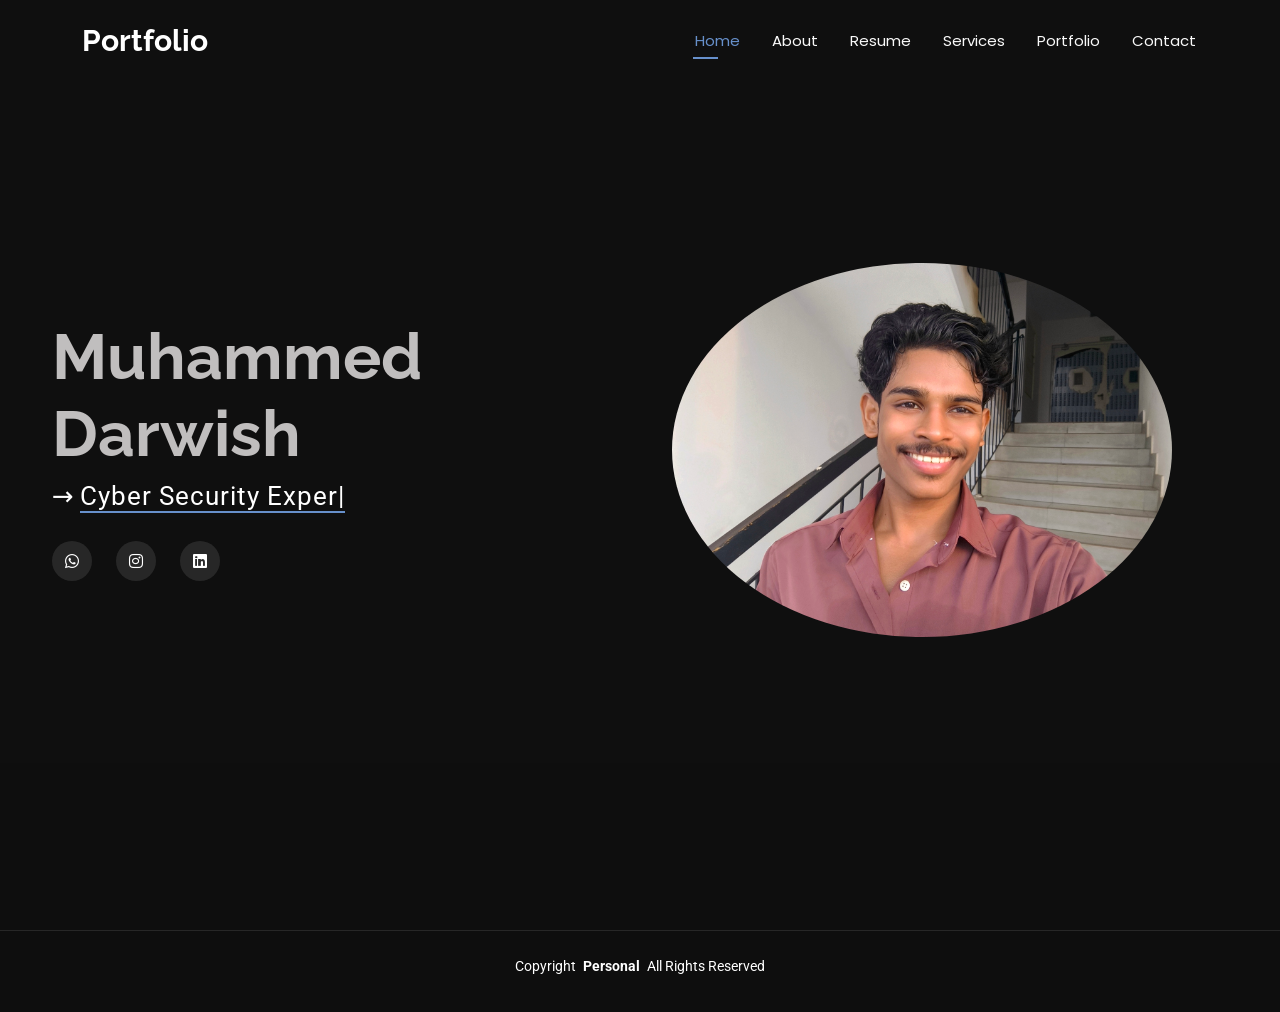
<file: index.html>
<!DOCTYPE html>
<html lang="en">

<head>
  <meta charset="utf-8">
  <meta content="width=device-width, initial-scale=1.0" name="viewport">
  <title> Muhammed Darwish | Portfolio</title>
  <meta name="description" content="">
  <meta name="keywords" content="">

  <!-- Favicons -->
  <link href="assets/img/apple-touch-icon.png" rel="apple-touch-icon">
  <link rel="icon" href="assets/img/my icon.jpg">

  <!-- Fonts -->
  <link href="https://fonts.googleapis.com" rel="preconnect">
  <link href="https://fonts.gstatic.com" rel="preconnect" crossorigin>
  <link
    href="https://fonts.googleapis.com/css2?family=Roboto:ital,wght@0,100;0,300;0,400;0,500;0,700;0,900;1,100;1,300;1,400;1,500;1,700;1,900&family=Poppins:ital,wght@0,100;0,200;0,300;0,400;0,500;0,600;0,700;0,800;0,900;1,100;1,200;1,300;1,400;1,500;1,600;1,700;1,800;1,900&family=Raleway:ital,wght@0,100;0,200;0,300;0,400;0,500;0,600;0,700;0,800;0,900;1,100;1,200;1,300;1,400;1,500;1,600;1,700;1,800;1,900&display=swap"
    rel="stylesheet">

  <!-- Vendor CSS Files -->
  <link href="assets/vendor/bootstrap/css/bootstrap.min.css" rel="stylesheet">
  <link href="assets/vendor/bootstrap-icons/bootstrap-icons.css" rel="stylesheet">
  <link href="assets/vendor/aos/aos.css" rel="stylesheet">
  <link href="assets/vendor/swiper/swiper-bundle.min.css" rel="stylesheet">
  <link href="assets/vendor/glightbox/css/glightbox.min.css" rel="stylesheet">

  <!-- Main CSS File -->
  <link href="assets/css/main.css" rel="stylesheet">

  <!-- =======================================================
  * Template Name: Personal
  * Template URL: https://bootstrapmade.com/personal-free-resume-bootstrap-template/
  * Updated: Mar 05 2025 with Bootstrap v5.3.3
  * Author: BootstrapMade.com
  * License: https://bootstrapmade.com/license/
  ======================================================== -->

</head>

<body class="index-page">

  <header id="header" class="header d-flex align-items-center fixed-top">
    <div class="container-fluid container-xl position-relative d-flex align-items-center justify-content-between">

      <a href="index.html" class="logo d-flex align-items-center">
        <!-- Uncomment the line below if you also wish to use an image logo -->
        <!-- <img src="assets/img/logo.webp" alt=""> -->
        <h1 class="sitename">Portfolio</h1>
      </a>

      <nav id="navmenu" class="navmenu">
        <ul>
          <li><a href="index.html" class="active" target="_self">Home</a></li>
          <li><a href="about.html" target="_self">About</a></li>
          <li><a href="resume.html" target="_self">Resume</a></li>
          <li><a href="services.html" target="_self">Services</a></li>
          <li><a href="portfolio.html" target="_self">Portfolio</a></li>
          <li><a href="contact.html" target="_self">Contact</a></li>
        </ul>
        <i class="mobile-nav-toggle d-xl-none bi bi-list"></i>
      </nav>

    </div>
  </header>

  <main class="main">

    <!-- Hero Section -->
    <div class="photo d-flex">
      <section id="hero" class="hero section dark-background">
        <div class="size container" data-aos="zoom-out" data-aos-delay="100">
          <h2 id="name1">Muhammed Darwish</h2>

          <p>→ <span class="typed"
              data-typed-items="Cyber Security Expert,Penetration Tester,Team Leader"></span><span
              class="typed-cursor typed-cursor--blink"></span></p>
          <div class="social-links">
            <a href="https://wa.me/8089856470"><i class="bi bi-whatsapp"></i></a>
            <!-- <a href="https://www.facebook.com/share/1PWRgGKurD/?mibextid=wwXIfr"><i class="bi bi-facebook"></i></a> -->
            <a href="https://www.instagram.com/darwi_xh?igsh=ZjFidGQwYjBidGds/"><i class="bi bi-instagram"></i></a>
            <a href="https://www.linkedin.com/in/muhammed-darwish-4a7a4b396/"><i class="bi bi-linkedin"></i></a>
          </div>
        </div>
        <div class="container" data-aos="zoom-out" data-aos-delay="100">
          <img src="./assets/img/portfolioimg.jpg" class="img-fluid rounded-circle custom-img" alt="Profile Image">
        </div>
    </div>

    </section><!-- /Hero Section -->

  </main>

  <footer id="footer" class="footer dark-background">
    <div class="copyright">
      <span>Copyright</span> <strong class="px-1 sitename">Personal</strong> <span>All Rights Reserved</span>
    </div>
    <div class="credits">
      <!-- All the links in the footer should remain intact. -->
      <!-- You can delete the links only if you've purchased the pro version. -->
      <!-- Licensing information: https://bootstrapmade.com/license/ -->
      <!-- Purchase the pro version with working PHP/AJAX contact form: [buy-url] -->
      <!-- Designed by <a href="https://bootstrapmade.com/">BootstrapMade</a> -->
    </div>
    </div>
    </div>
  </footer>

  <!-- Scroll Top -->
  <a href="#" id="scroll-top" class="scroll-top d-flex align-items-center justify-content-center"><i
      class="bi bi-arrow-up-short"></i></a>

  <!-- Preloader -->
  <div id="preloader"></div>

  <!-- Vendor JS Files -->
  <script src="assets/vendor/bootstrap/js/bootstrap.bundle.min.js"></script>
  <script src="assets/vendor/php-email-form/validate.js"></script>
  <script src="assets/vendor/aos/aos.js"></script>
  <script src="assets/vendor/typed.js/typed.umd.js"></script>
  <script src="assets/vendor/purecounter/purecounter_vanilla.js"></script>
  <script src="assets/vendor/waypoints/noframework.waypoints.js"></script>
  <script src="assets/vendor/swiper/swiper-bundle.min.js"></script>
  <script src="assets/vendor/glightbox/js/glightbox.min.js"></script>
  <script src="assets/vendor/imagesloaded/imagesloaded.pkgd.min.js"></script>
  <script src="assets/vendor/isotope-layout/isotope.pkgd.min.js"></script>

  <!-- Main JS File -->
  <script src="assets/js/main.js"></script>

</body>


</html>
</file>
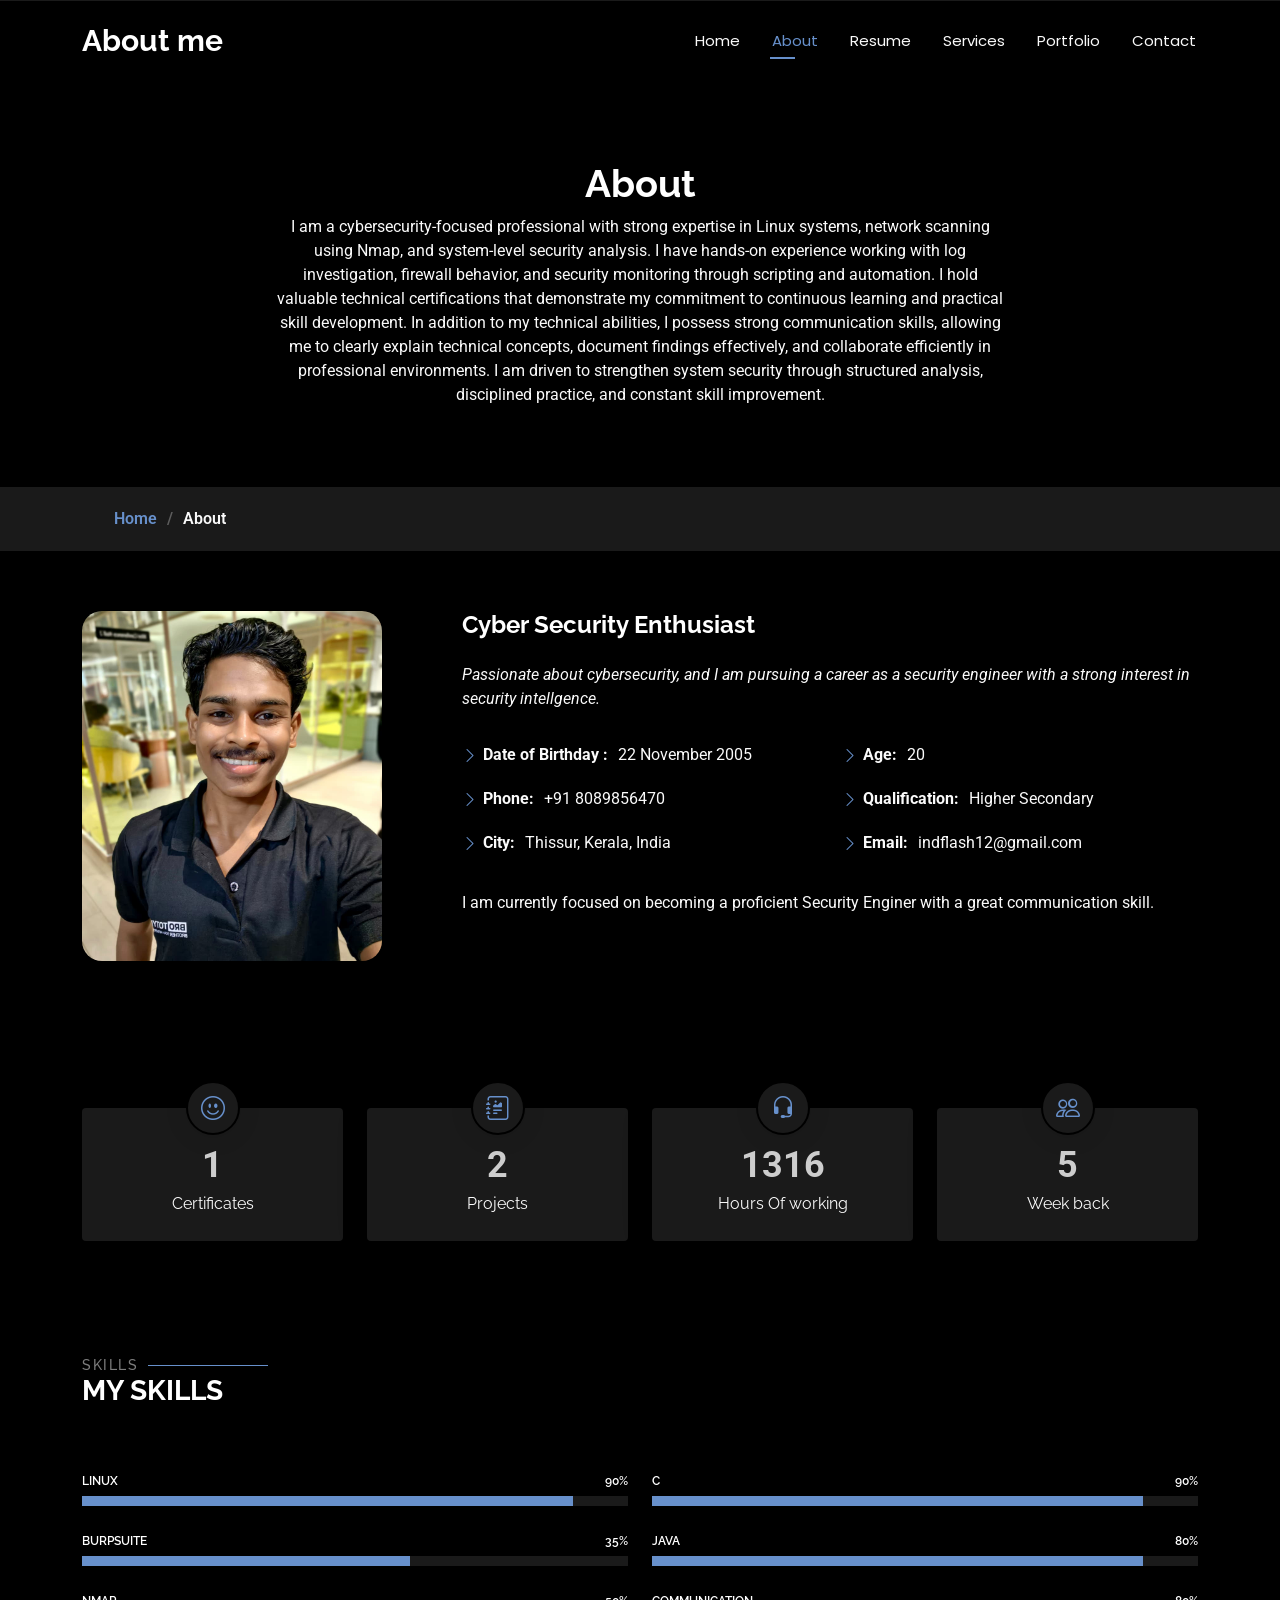
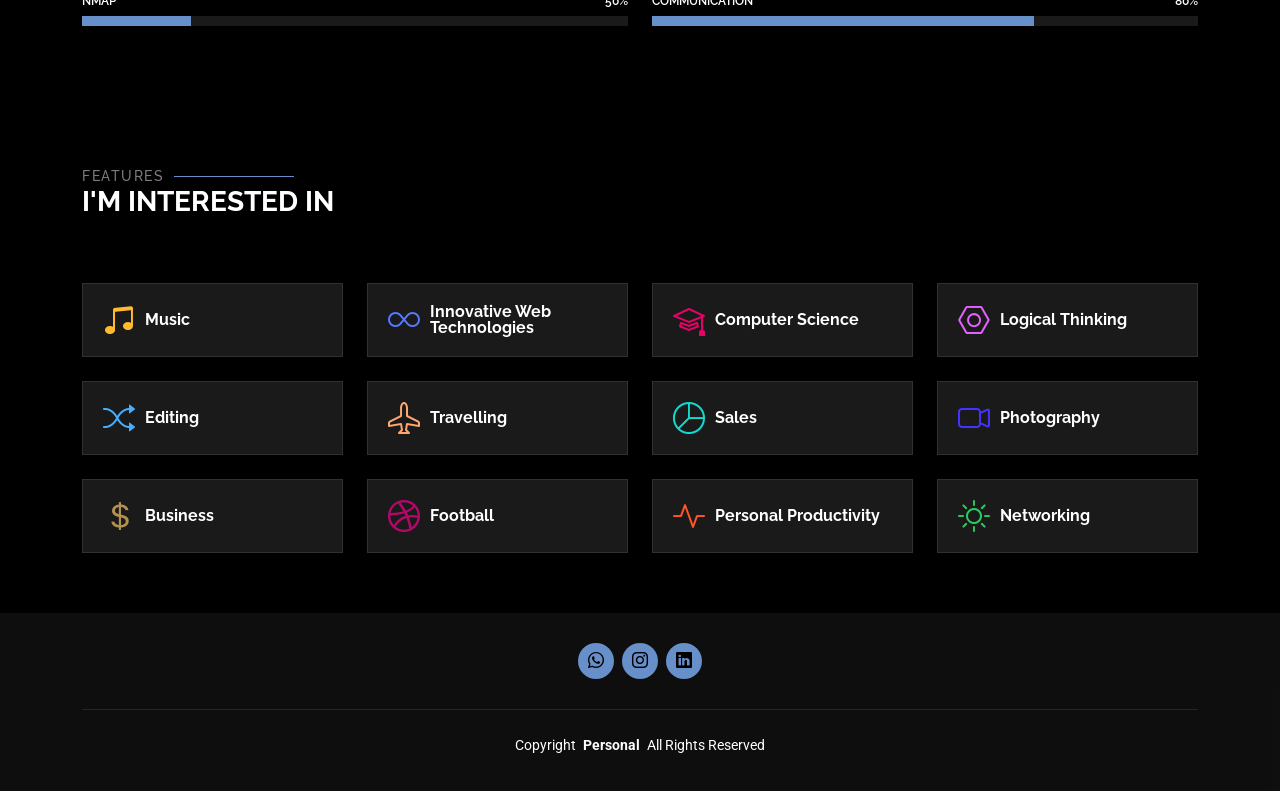
<file: about.html>
<!DOCTYPE html>
<html lang="en">

<head>
  <meta charset="utf-8">
  <meta content="width=device-width, initial-scale=1.0" name="viewport">
  <title>About | Muhammed Darwish</title>
  <meta name="description" content="">
  <meta name="keywords" content="">

  <!-- Favicons -->
  <link href="assets/img/apple-touch-icon.png" rel="apple-touch-icon">
  <link rel="icon" href="assets/img/my icon.jpg">

  <!-- Fonts -->
  <link href="https://fonts.googleapis.com" rel="preconnect">
  <link href="https://fonts.gstatic.com" rel="preconnect" crossorigin>
  <link
    href="https://fonts.googleapis.com/css2?family=Roboto:ital,wght@0,100;0,300;0,400;0,500;0,700;0,900;1,100;1,300;1,400;1,500;1,700;1,900&family=Poppins:ital,wght@0,100;0,200;0,300;0,400;0,500;0,600;0,700;0,800;0,900;1,100;1,200;1,300;1,400;1,500;1,600;1,700;1,800;1,900&family=Raleway:ital,wght@0,100;0,200;0,300;0,400;0,500;0,600;0,700;0,800;0,900;1,100;1,200;1,300;1,400;1,500;1,600;1,700;1,800;1,900&display=swap"
    rel="stylesheet">

  <!-- Vendor CSS Files -->
  <link href="assets/vendor/bootstrap/css/bootstrap.min.css" rel="stylesheet">
  <link href="assets/vendor/bootstrap-icons/bootstrap-icons.css" rel="stylesheet">
  <link href="assets/vendor/aos/aos.css" rel="stylesheet">
  <link href="assets/vendor/swiper/swiper-bundle.min.css" rel="stylesheet">
  <link href="assets/vendor/glightbox/css/glightbox.min.css" rel="stylesheet">

  <!-- Main CSS File -->
  <link href="assets/css/main.css" rel="stylesheet">

  <!-- =======================================================
  * Template Name: Personal
  * Template URL: https://bootstrapmade.com/personal-free-resume-bootstrap-template/
  * Updated: Mar 05 2025 with Bootstrap v5.3.3
  * Author: BootstrapMade.com
  * License: https://bootstrapmade.com/license/
  ======================================================== -->
</head>

<body class="about-page">

  <header id="header" class="header d-flex align-items-center fixed-top">
    <div class="container-fluid container-xl position-relative d-flex align-items-center justify-content-between">

      <a href="index.html" class="logo d-flex align-items-center">
        <!-- Uncomment the line below if you also wish to use an image logo -->
        <!-- <img src="assets/img/logo.webp" alt=""> -->
        <h1 class="sitename">About me</h1>
      </a>

      <nav id="navmenu" class="navmenu">
        <ul>
          <li><a href="index.html" target="_self">Home</a></li>
          <li><a href="about.html" class="active" target="_self">About</a></li>
          <li><a href="resume.html" target="_self">Resume</a></li>
          <li><a href="services.html" target="_self">Services</a></li>
          <li><a href="portfolio.html" target="_self">Portfolio</a></li>
          <li><a href="contact.html" target="_self">Contact</a></li>
        </ul>
        <i class="mobile-nav-toggle d-xl-none bi bi-list"></i>
      </nav>

    </div>
  </header>

  <main class="main">

    <!-- Page Title -->
    <div class="page-title" data-aos="fade">
      <div class="heading">
        <div class="container">
          <div class="row d-flex justify-content-center text-center">
            <div class="col-lg-8">
              <h1>About</h1>
              <p class="mb-0">
                I am a cybersecurity-focused professional with strong expertise in Linux systems, network scanning using Nmap, and system-level security analysis. I have hands-on experience working with log investigation, firewall behavior, and security monitoring through scripting and automation.
                I hold valuable technical certifications that demonstrate my commitment to continuous learning and practical skill development.
                In addition to my technical abilities, I possess strong communication skills, allowing me to clearly explain technical concepts, document findings effectively, and collaborate efficiently in professional environments. I am driven to strengthen system security through structured analysis, disciplined practice, and constant skill improvement.

              </p>
            </div>
          </div>
        </div>
      </div>
      <nav class="breadcrumbs">
        <div class="container">
          <ol>
            <li><a href="index.html">Home</a></li>
            <li class="current">About</li>
          </ol>
        </div>
      </nav>
    </div><!-- End Page Title -->

    <!-- About Section -->
    <section id="about" class="about section">

      <div class="container" data-aos="fade-up" data-aos-delay="100">

        <div class="row gy-4 justify-content-center">
          <div class="col-lg-4">
            <img src="assets/img/CORDINATOR.jpeg" class="img-fluid" alt=""
              style="width: 300px; height: 350px; border-radius: 20px;">
          </div>
          <div class="col-lg-8 content">
            <h2>Cyber Security Enthusiast</h2>
            <p class="fst-italic py-3">
              Passionate about cybersecurity, and I am pursuing a career as a security engineer with a strong interest
              in security intellgence.
            </p>
            <div class="row">
              <div class="col-lg-6">
                <ul>
                  <li><i class="bi bi-chevron-right"></i> <strong>Date of Birthday :</strong> <span>22 November
                      2005</span>
                  </li>
                  <li><i class="bi bi-chevron-right"></i> <strong>Phone:</strong> <span>+91 8089856470</span></li>
                  <li><i class="bi bi-chevron-right"></i> <strong>City:</strong> <span>Thissur, Kerala, India</span>
                  </li>
                </ul>
              </div>
              <div class="col-lg-6">
                <ul>
                  <li><i class="bi bi-chevron-right"></i> <strong>Age:</strong> <span>20</span></li>
                  <li><i class="bi bi-chevron-right"></i> <strong>Qualification:</strong> <span>Higher Secondary</span>
                  </li>
                  <li><i class="bi bi-chevron-right"></i> <strong>Email:</strong> <span>indflash12@gmail.com</span>
                  </li>
                </ul>
              </div>
            </div>
            <p class="py-3">
              I am currently focused on becoming a proficient Security Enginer with a great communication skill.

            </p>
          </div>
        </div>

      </div>

    </section><!-- /About Section -->

    <!-- Stats Section -->
    <section id="stats" class="stats section">

      <div class="container" data-aos="fade-up" data-aos-delay="100">

        <div class="row gy-4">

          <div class="col-lg-3 col-md-6 d-flex flex-column align-items-center">
            <i class="bi bi-emoji-smile"></i>
            <div class="stats-item">
              <span data-purecounter-start="0" data-purecounter-end="3" data-purecounter-duration="1"
                class="purecounter"></span>
              <p>Certificates</p>
            </div>
          </div><!-- End Stats Item -->

          <div class="col-lg-3 col-md-6 d-flex flex-column align-items-center">
            <i class="bi bi-journal-richtext"></i>
            <div class="stats-item">
              <span data-purecounter-start="0" data-purecounter-end="5" data-purecounter-duration="1"
                class="purecounter"></span>
              <p>Projects</p>
            </div>
          </div><!-- End Stats Item -->

          <div class="col-lg-3 col-md-6 d-flex flex-column align-items-center">
            <i class="bi bi-headset"></i>
            <div class="stats-item">
              <span data-purecounter-start="0" data-purecounter-end="3134" data-purecounter-duration="1"
                class="purecounter"></span>
              <p>Hours Of working</p>
            </div>
          </div><!-- End Stats Item -->

          <div class="col-lg-3 col-md-6 d-flex flex-column align-items-center">
            <i class="bi bi-people"></i>
            <div class="stats-item">
              <span data-purecounter-start="0" data-purecounter-end="5" data-purecounter-duration="0"
                class="purecounter"></span>
              <p>Week back</p>
            </div>
          </div><!-- End Stats Item -->

        </div>

      </div>

    </section><!-- /Stats Section -->

    <!-- Skills Section -->
    <section id="skills" class="skills section">

      <!-- Section Title -->
      <div class="container section-title" data-aos="fade-up">
        <h2>Skills</h2>
        <div><span>My</span> <span class="description-title">Skills</span></div>
      </div><!-- End Section Title -->

      <div class="container" data-aos="fade-up" data-aos-delay="100">

        <div class="row skills-content skills-animation">

          <div class="col-lg-6">

            <div class="progress">
              <span class="skill"><span>Linux</span> <i class="val">90%</i></span>
              <div class="progress-bar-wrap">
                <div class="progress-bar" role="progressbar" aria-valuenow="90" aria-valuemin="0" aria-valuemax="100">
                </div>
              </div>
            </div><!-- End Skills Item -->

            <div class="progress">
              <span class="skill"><span>Burpsuite</span> <i class="val">35%</i></span>
              <div class="progress-bar-wrap">
                <div class="progress-bar" role="progressbar" aria-valuenow="60" aria-valuemin="0" aria-valuemax="100">
                </div>
              </div>
            </div><!-- End Skills Item -->

            <div class="progress">
              <span class="skill"><span>Nmap</span> <i class="val">50%</i></span>
              <div class="progress-bar-wrap">
                <div class="progress-bar" role="progressbar" aria-valuenow="20" aria-valuemin="0" aria-valuemax="100">
                </div>
              </div>
            </div><!-- End Skills Item -->

          </div>

          <div class="col-lg-6">

            <div class="progress">
              <span class="skill"><span>C</span> <i class="val">90%</i></span>
              <div class="progress-bar-wrap">
                <div class="progress-bar" role="progressbar" aria-valuenow="90" aria-valuemin="0" aria-valuemax="100">
                </div>
              </div>
            </div><!-- End Skills Item -->

            <div class="progress">
              <span class="skill"><span>Java</span> <i class="val">80%</i></span>
              <div class="progress-bar-wrap">
                <div class="progress-bar" role="progressbar" aria-valuenow="90" aria-valuemin="0" aria-valuemax="100">
                </div>
              </div>
            </div><!-- End Skills Item -->

            <div class="progress">
              <span class="skill"><span>Communication </span> <i class="val">80%</i></span>
              <div class="progress-bar-wrap">
                <div class="progress-bar" role="progressbar" aria-valuenow="70" aria-valuemin="0" aria-valuemax="100">
                </div>
              </div>
            </div><!-- End Skills Item -->

          </div>

        </div>

      </div>

    </section><!-- /Skills Section -->

    <!-- Interests Section -->
    <section id="interests" class="interests section">

      <!-- Section Title -->
      <div class="container section-title" data-aos="fade-up">
        <h2>Features</h2>
        <div><span>I'm</span> <span class="description-title">interested in</span></div>
      </div><!-- End Section Title -->

      <div class="container">

        <div class="row gy-4">

          <div class="col-lg-3 col-md-4" data-aos="fade-up" data-aos-delay="100">
            <div class="features-item">
              <i class="bi bi-music-note-beamed" style="color: #ffbb2c;"></i>
              <h3><a href="" class="stretched-link">Music</a></h3>
            </div>
          </div><!-- End Feature Item -->

          <div class="col-lg-3 col-md-4" data-aos="fade-up" data-aos-delay="200">
            <div class="features-item">
              <i class="bi bi-infinity" style="color: #5578ff;"></i>
              <h3><a href="" class="stretched-link">Innovative Web Technologies</a></h3>
            </div>
          </div><!-- End Feature Item -->

          <div class="col-lg-3 col-md-4" data-aos="fade-up" data-aos-delay="300">
            <div class="features-item">
              <i class="bi bi-mortarboard" style="color: #e80368;"></i>
              <h3><a href="" class="stretched-link">Computer Science</a></h3>
            </div>
          </div><!-- End Feature Item -->

          <div class="col-lg-3 col-md-4" data-aos="fade-up" data-aos-delay="400">
            <div class="features-item">
              <i class="bi bi-nut" style="color: #e361ff;"></i>
              <h3><a href="" class="stretched-link">Logical Thinking</a></h3>
            </div>
          </div><!-- End Feature Item -->

          <div class="col-lg-3 col-md-4" data-aos="fade-up" data-aos-delay="500">
            <div class="features-item">
              <i class="bi bi-shuffle" style="color: #47aeff;"></i>
              <h3><a href="" class="stretched-link">Editing</a></h3>
            </div>
          </div><!-- End Feature Item -->

          <div class="col-lg-3 col-md-4" data-aos="fade-up" data-aos-delay="600">
            <div class="features-item">
              <i class="bi bi-airplane" style="color: #ffa76e;"></i>
              <h3><a href="" class="stretched-link">Travelling</a></h3>
            </div>
          </div><!-- End Feature Item -->

          <div class="col-lg-3 col-md-4" data-aos="fade-up" data-aos-delay="700">
            <div class="features-item">
              <i class="bi bi-pie-chart" style="color: #11dbcf;"></i>
              <h3><a href="" class="stretched-link">Sales</a></h3>
            </div>
          </div><!-- End Feature Item -->

          <div class="col-lg-3 col-md-4" data-aos="fade-up" data-aos-delay="800">
            <div class="features-item">
              <i class="bi bi-camera-video" style="color: #4233ff;"></i>
              <h3><a href="" class="stretched-link">Photography</a></h3>
            </div>
          </div><!-- End Feature Item -->

          <div class="col-lg-3 col-md-4" data-aos="fade-up" data-aos-delay="900">
            <div class="features-item">
              <i class="bi bi-currency-dollar" style="color: #b2904f;"></i>
              <h3><a href="" class="stretched-link">Business</a></h3>
            </div>
          </div><!-- End Feature Item -->

          <div class="col-lg-3 col-md-4" data-aos="fade-up" data-aos-delay="1000">
            <div class="features-item">
              <i class="bi bi-dribbble" style="color: #b20969;"></i>
              <h3><a href="" class="stretched-link">Football</a></h3>
            </div>
          </div><!-- End Feature Item -->

          <div class="col-lg-3 col-md-4" data-aos="fade-up" data-aos-delay="1100">
            <div class="features-item">
              <i class="bi bi-activity" style="color: #ff5828;"></i>
              <h3><a href="" class="stretched-link">Personal Productivity</a></h3>
            </div>
          </div><!-- End Feature Item -->

          <div class="col-lg-3 col-md-4" data-aos="fade-up" data-aos-delay="1200">
            <div class="features-item">
              <i class="bi bi-brightness-high" style="color: #29cc61;"></i>
              <h3><a href="" class="stretched-link">Networking </a></h3>
            </div>
          </div><!-- End Feature Item -->

        </div>

      </div>

    </section><!-- /Interests Section -->

  </main>

  <footer id="footer" class="footer dark-background">
    <div class="container">
      <div class="social-links d-flex justify-content-center">
        <a href="https://wa.me/8139803509"><i class="bi bi-whatsapp"></i></a>
        <!-- <a href="https://www.facebook.com/share/1PWRgGKurD/?mibextid=wwXIfr"><i class="bi bi-facebook"></i></a> -->
        <a href="https://www.instagram.com/salmanuleyy/"><i class="bi bi-instagram"></i></a>
        <a href="https://www.linkedin.com/in/salmanul-faris-62667a25b/"><i class="bi bi-linkedin"></i></a>
      </div>

    </div>
    <div class="container">
      <div class="copyright">
        <span>Copyright</span> <strong class="px-1 sitename">Personal</strong> <span>All Rights Reserved</span>
      </div>
      <div class="credits">
        <!-- All the links in the footer should remain intact. -->
        <!-- You can delete the links only if you've purchased the pro version. -->
        <!-- Licensing information: https://bootstrapmade.com/license/ -->
        <!-- Purchase the pro version with working PHP/AJAX contact form: [buy-url] -->
        <!-- Designed by <a href="https://bootstrapmade.com/">BootstrapMade</a> -->
      </div>
    </div>
    </div>
  </footer>

  <!-- Scroll Top -->
  <a href="#" id="scroll-top" class="scroll-top d-flex align-items-center justify-content-center"><i
      class="bi bi-arrow-up-short"></i></a>

  <!-- Preloader -->
  <div id="preloader"></div>

  <!-- Vendor JS Files -->
  <script src="assets/vendor/bootstrap/js/bootstrap.bundle.min.js"></script>
  <script src="assets/vendor/php-email-form/validate.js"></script>
  <script src="assets/vendor/aos/aos.js"></script>
  <script src="assets/vendor/typed.js/typed.umd.js"></script>
  <script src="assets/vendor/purecounter/purecounter_vanilla.js"></script>
  <script src="assets/vendor/waypoints/noframework.waypoints.js"></script>
  <script src="assets/vendor/swiper/swiper-bundle.min.js"></script>
  <script src="assets/vendor/glightbox/js/glightbox.min.js"></script>
  <script src="assets/vendor/imagesloaded/imagesloaded.pkgd.min.js"></script>
  <script src="assets/vendor/isotope-layout/isotope.pkgd.min.js"></script>

  <!-- Main JS File -->
  <script src="assets/js/main.js"></script>

</body>


</html>
</file>
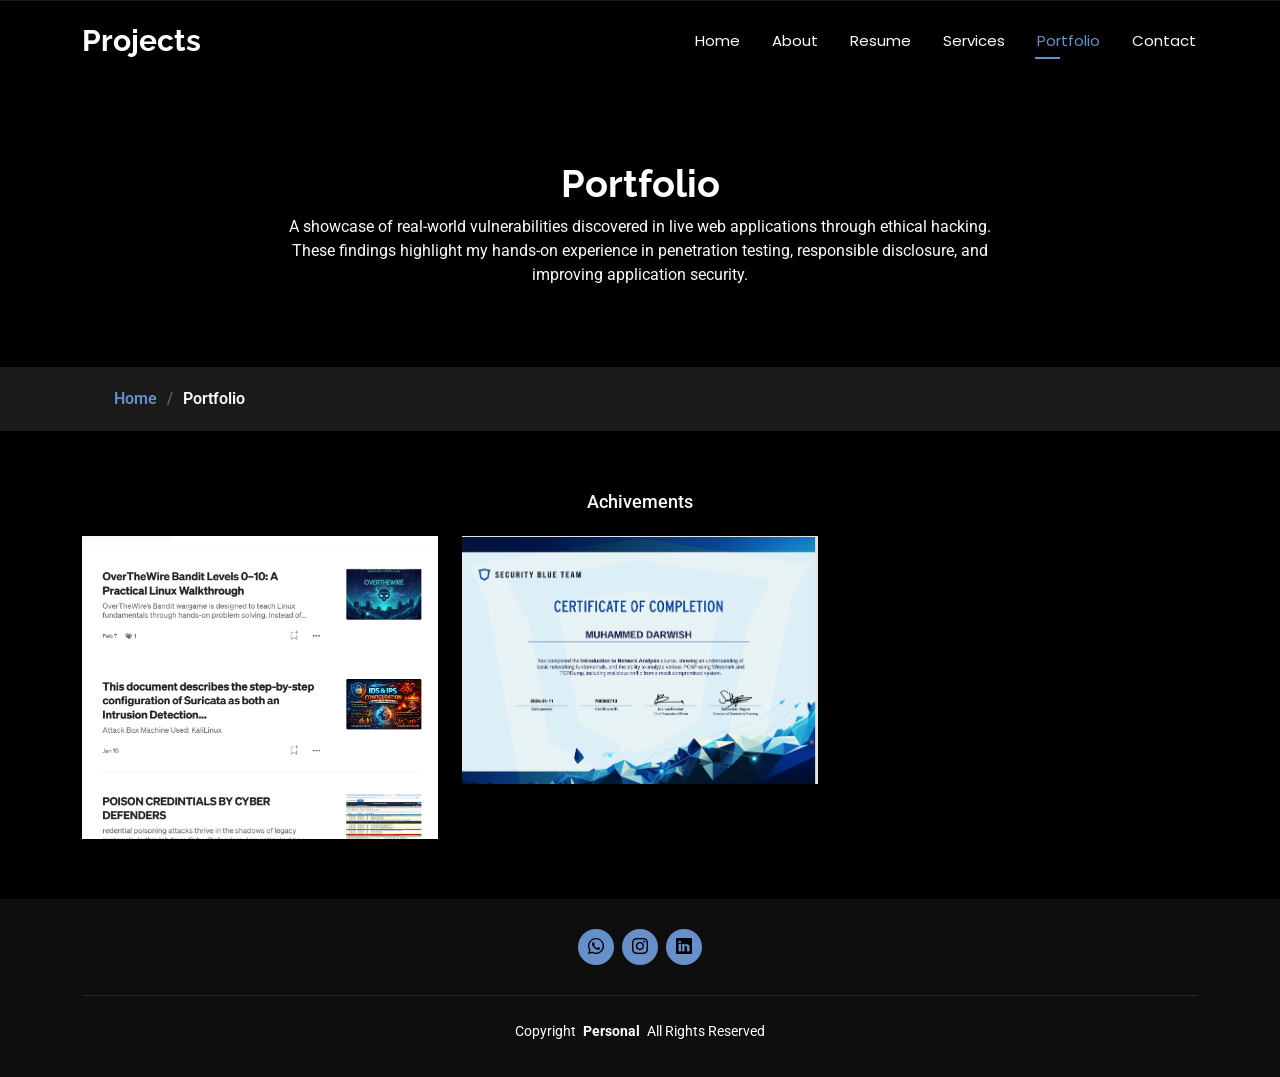
<file: portfolio.html>
<!DOCTYPE html>
<html lang="en">

<head>
  <meta charset="utf-8">
  <meta content="width=device-width, initial-scale=1.0" name="viewport">
  <title>Portfolio | Muhammed Darwish</title>
  <meta name="description" content="">
  <meta name="keywords" content="">

  <!-- Favicons -->
  <link rel="icon" href="assets/img/my icon.jpg">
  <link href="assets/img/apple-touch-icon" rel="apple-touch-icon">

  <!-- Fonts -->
  <link href="https://fonts.googleapis.com" rel="preconnect">
  <link href="https://fonts.gstatic.com" rel="preconnect" crossorigin>
  <link
    href="https://fonts.googleapis.com/css2?family=Roboto:ital,wght@0,100;0,300;0,400;0,500;0,700;0,900;1,100;1,300;1,400;1,500;1,700;1,900&family=Poppins:ital,wght@0,100;0,200;0,300;0,400;0,500;0,600;0,700;0,800;0,900;1,100;1,200;1,300;1,400;1,500;1,600;1,700;1,800;1,900&family=Raleway:ital,wght@0,100;0,200;0,300;0,400;0,500;0,600;0,700;0,800;0,900;1,100;1,200;1,300;1,400;1,500;1,600;1,700;1,800;1,900&display=swap"
    rel="stylesheet">

  <!-- Vendor CSS Files -->
  <link href="assets/vendor/bootstrap/css/bootstrap.min.css" rel="stylesheet">
  <link href="assets/vendor/bootstrap-icons/bootstrap-icons.css" rel="stylesheet">
  <link href="assets/vendor/aos/aos.css" rel="stylesheet">
  <link href="assets/vendor/swiper/swiper-bundle.min.css" rel="stylesheet">
  <link href="assets/vendor/glightbox/css/glightbox.min.css" rel="stylesheet">

  <!-- Main CSS File -->
  <link href="assets/css/main.css" rel="stylesheet">

  <!-- =======================================================
  * Template Name: Personal
  * Template URL: https://bootstrapmade.com/personal-free-resume-bootstrap-template/
  * Updated: Mar 05 2025 with Bootstrap v5.3.3
  * Author: BootstrapMade.com
  * License: https://bootstrapmade.com/license/
  ======================================================== -->
</head>

<body class="portfolio-page">

  <header id="header" class="header d-flex align-items-center fixed-top">
    <div class="container-fluid container-xl position-relative d-flex align-items-center justify-content-between">

      <a href="index.html" class="logo d-flex align-items-center">
        <!-- Uncomment the line below if you also wish to use an image logo -->
        <!-- <img src="assets/img/logo.webp" alt=""> -->
        <h1 class="sitename">Projects</h1>
      </a>

      <nav id="navmenu" class="navmenu">
        <ul>
          <li><a href="index.html" target="_self">Home</a></li>
          <li><a href="about.html" target="_self">About</a></li>
          <li><a href="resume.html" target="_self">Resume</a></li>
          <li><a href="services.html" target="_self">Services</a></li>
          <li><a href="portfolio.html" class="active" target="_self">Portfolio</a></li>
          <li><a href="contact.html" target="_self">Contact</a></li>
        </ul>
        <i class="mobile-nav-toggle d-xl-none bi bi-list"></i>
      </nav>

    </div>
  </header>

  <main class="main">

    <!-- Page Title -->
    <div class="page-title" data-aos="fade">
      <div class="heading">
        <div class="container">
          <div class="row d-flex justify-content-center text-center">
            <div class="col-lg-8">
              <h1>Portfolio</h1>
              <p class="mb-0">A showcase of real-world vulnerabilities discovered in live web applications through
                ethical hacking. These findings highlight my hands-on experience in penetration testing, responsible
                disclosure, and improving application security.</p>
            </div>
          </div>
        </div>
      </div>
      <nav class="breadcrumbs">
        <div class="container">
          <ol>
            <li><a href="index.html">Home</a></li>
            <li class="current">Portfolio</li>
          </ol>
        </div>
      </nav>
    </div><!-- End Page Title -->

    <!-- Portfolio Section -->
    <section id="portfolio" class="portfolio section">

      <div class="container">

        <div class="isotope-layout" data-default-filter="*" data-layout="masonry" data-sort="original-order">

          <ul class="portfolio-filters isotope-filters" data-aos="fade-up" data-aos-delay="100">
            <li data-filter=".filter-app">Achivements</li>
          </ul><!-- End Portfolio Filters -->
          <div class="row gy-4 isotope-container" data-aos="fade-up" data-aos-delay="200">

            



            <div class="col-lg-4 col-md-6 portfolio-item isotope-item filter-app">
              <div class="portfolio-content h-100">
                <img src="assets/img/MEDIUM.png" class="img-fluid" alt="">
                <div class="portfolio-info">
                  <h4>MEDIUM</h4>
                  <p>MEDIUM BLOGS</p>
                  <a href="./assets/img/portfolio/bug2.webp" title="project 2" data-gallery="portfolio-gallery-app"
                    class="glightbox preview-link"><i class="bi bi-zoom-in"></i></a>
                  <a href="https://www.linkedin.com/feed/update/urn:li:activity:7368185396540669977/"
                    title="More Details" class="details-link"><i class="bi bi-link-45deg"></i></a>
                </div>
              </div>
            </div><!-- End Portfolio Item -->

            <div class="col-lg-4 col-md-6 portfolio-item isotope-item filter-app">
              <div class="portfolio-content h-100">
                <img src="assets/img/SBT.png" class="img-fluid" alt="">
                <div class="portfolio-info">
                  <h4>SECURITY BLUE TEAM</h4>
                  <p>District-7</p>
                  <a href="./assets/img/portfolio/bug3.webp" title="project 3" data-gallery="portfolio-gallery-app"
                    class="glightbox preview-link"><i class="bi bi-zoom-in"></i></a>
                  <a href="https://www.linkedin.com/feed/update/urn:li:activity:7409122278635937792/"
                    title="More Details" class="details-link"><i class="bi bi-link-45deg"></i></a>
                </div>
              </div>
            </div><!-- End Portfolio Item -->



          </div><!-- End Portfolio Container -->

        </div>

      </div>

    </section><!-- /Portfolio Section -->

  </main>

  <footer id="footer" class="footer dark-background">
    <div class="container">

      <div class="social-links d-flex justify-content-center">
        <a href="https://wa.me/8139803509"><i class="bi bi-whatsapp"></i></a>

        <a href="https://www.instagram.com/salmanuleyy/"><i class="bi bi-instagram"></i></a>
        <a href="https://www.linkedin.com/in/salmanul-faris-62667a25b/"><i class="bi bi-linkedin"></i></a>

      </div>
    </div>
    <div class="container">
      <div class="copyright">
        <span>Copyright</span> <strong class="px-1 sitename">Personal</strong> <span>All Rights Reserved</span>
      </div>
      <div class="credits">
        <!-- All the links in the footer should remain intact. -->
        <!-- You can delete the links only if you've purchased the pro version. -->
        <!-- Licensing information: https://bootstrapmade.com/license/ -->
        <!-- Purchase the pro version with working PHP/AJAX contact form: [buy-url] -->
        <!-- Designed by <a href="https://bootstrapmade.com/">BootstrapMade</a> -->
      </div>
    </div>
    </div>
  </footer>

  <!-- Scroll Top -->
  <a href="#" id="scroll-top" class="scroll-top d-flex align-items-center justify-content-center"><i
      class="bi bi-arrow-up-short"></i></a>

  <!-- Preloader -->
  <div id="preloader"></div>

  <!-- Vendor JS Files -->
  <script src="assets/vendor/bootstrap/js/bootstrap.bundle.min.js"></script>
  <script src="assets/vendor/php-email-form/validate.js"></script>
  <script src="assets/vendor/aos/aos.js"></script>
  <script src="assets/vendor/typed.js/typed.umd.js"></script>
  <script src="assets/vendor/purecounter/purecounter_vanilla.js"></script>
  <script src="assets/vendor/waypoints/noframework.waypoints.js"></script>
  <script src="assets/vendor/swiper/swiper-bundle.min.js"></script>
  <script src="assets/vendor/glightbox/js/glightbox.min.js"></script>
  <script src="assets/vendor/imagesloaded/imagesloaded.pkgd.min.js"></script>
  <script src="assets/vendor/isotope-layout/isotope.pkgd.min.js"></script>

  <!-- Main JS File -->
  <script src="assets/js/main.js"></script>

</body>


</html>
</file>
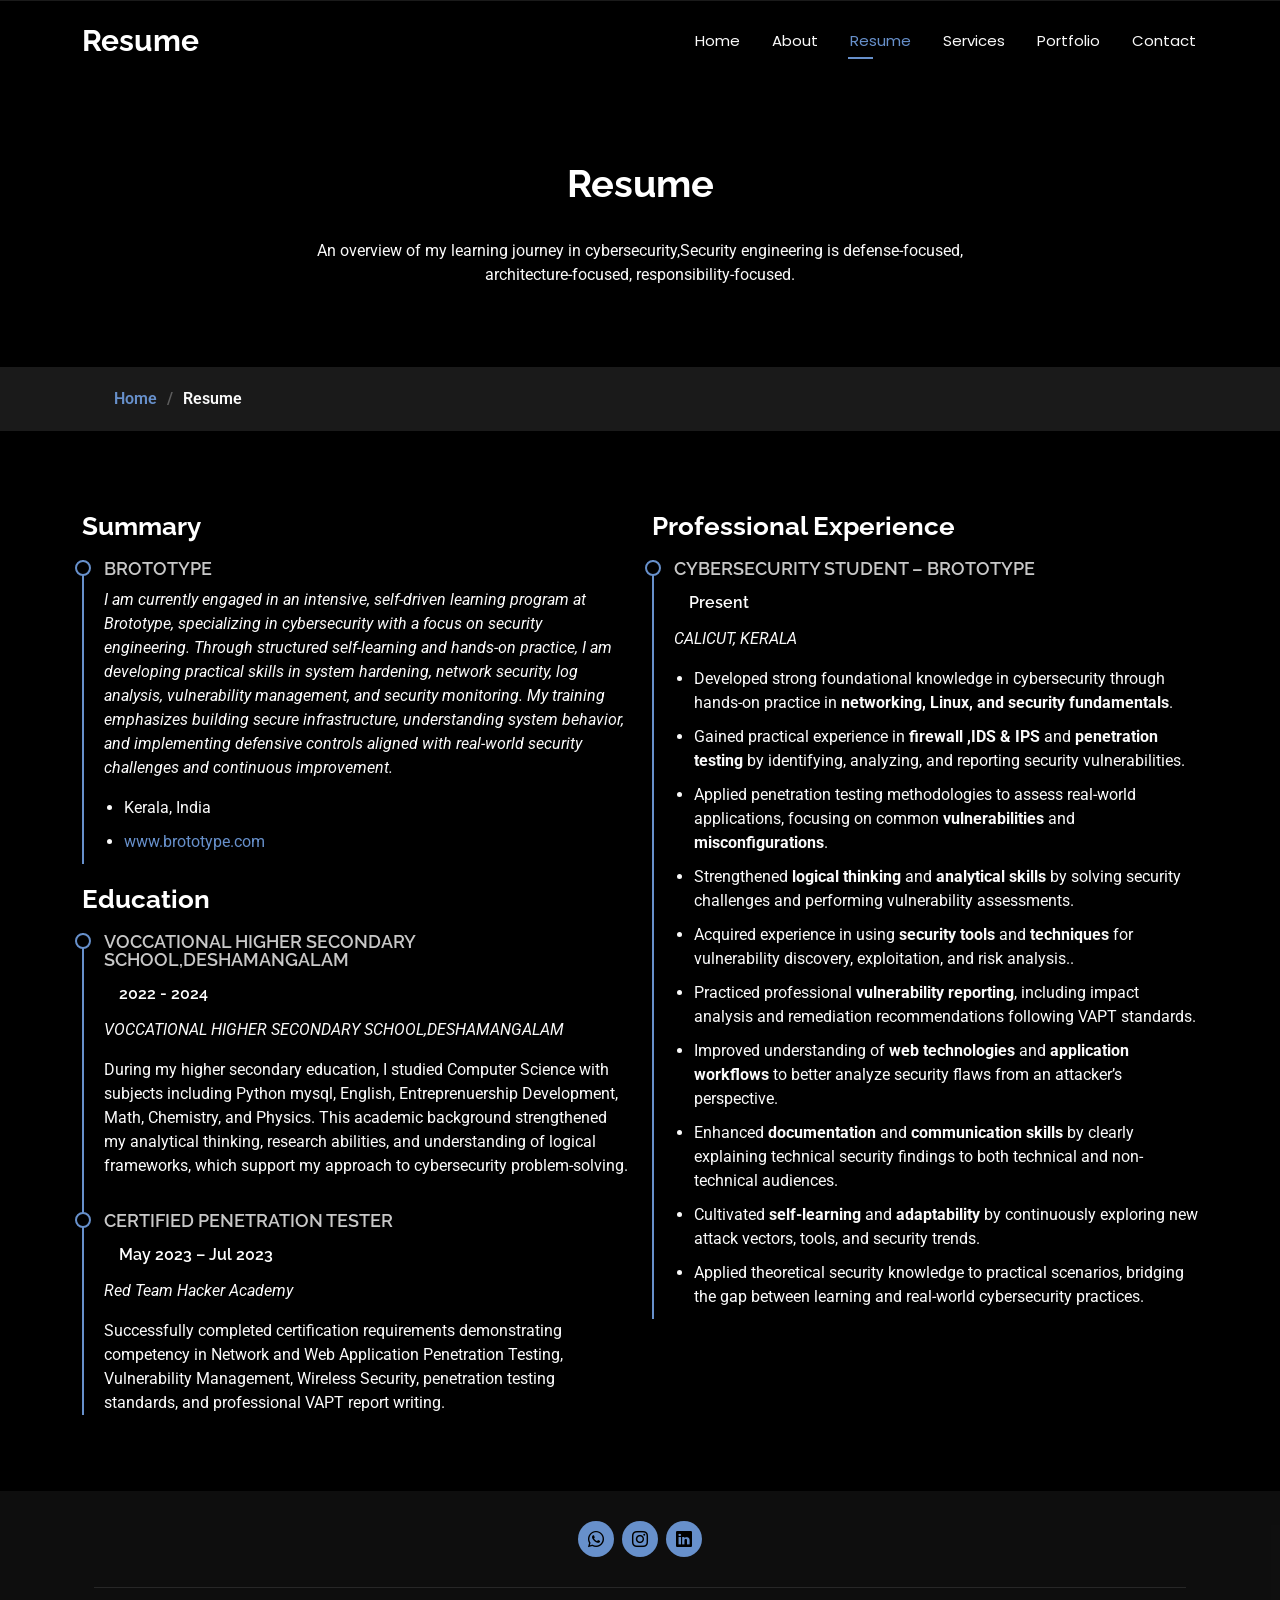
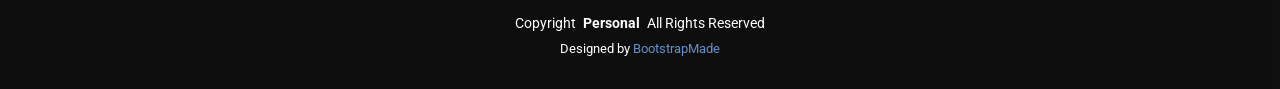
<file: resume.html>
<!DOCTYPE html>
<html lang="en">

<head>
  <meta charset="utf-8">
  <meta content="width=device-width, initial-scale=1.0" name="viewport">
  <title>Resume | Muhammed Darwish</title>
  <meta name="description" content="">
  <meta name="keywords" content="">

  <!-- Favicons -->
  <link rel="icon" href="assets/img/my icon.jpg">
  <link href="assets/img/apple-touch-icon.png" rel="apple-touch-icon">

  <!-- Fonts -->
  <link href="https://fonts.googleapis.com" rel="preconnect">
  <link href="https://fonts.gstatic.com" rel="preconnect" crossorigin>
  <link
    href="https://fonts.googleapis.com/css2?family=Roboto:ital,wght@0,100;0,300;0,400;0,500;0,700;0,900;1,100;1,300;1,400;1,500;1,700;1,900&family=Poppins:ital,wght@0,100;0,200;0,300;0,400;0,500;0,600;0,700;0,800;0,900;1,100;1,200;1,300;1,400;1,500;1,600;1,700;1,800;1,900&family=Raleway:ital,wght@0,100;0,200;0,300;0,400;0,500;0,600;0,700;0,800;0,900;1,100;1,200;1,300;1,400;1,500;1,600;1,700;1,800;1,900&display=swap"
    rel="stylesheet">

  <!-- Vendor CSS Files -->
  <link href="assets/vendor/bootstrap/css/bootstrap.min.css" rel="stylesheet">
  <link href="assets/vendor/bootstrap-icons/bootstrap-icons.css" rel="stylesheet">
  <link href="assets/vendor/aos/aos.css" rel="stylesheet">
  <link href="assets/vendor/swiper/swiper-bundle.min.css" rel="stylesheet">
  <link href="assets/vendor/glightbox/css/glightbox.min.css" rel="stylesheet">

  <!-- Main CSS File -->
  <link href="assets/css/main.css" rel="stylesheet">

  <!-- =======================================================
  * Template Name: Personal
  * Template URL: https://bootstrapmade.com/personal-free-resume-bootstrap-template/
  * Updated: Mar 05 2025 with Bootstrap v5.3.3
  * Author: BootstrapMade.com
  * License: https://bootstrapmade.com/license/
  ======================================================== -->
</head>

<body class="resume-page">

  <header id="header" class="header d-flex align-items-center fixed-top">
    <div class="container-fluid container-xl position-relative d-flex align-items-center justify-content-between">

      <a href="index.html" class="logo d-flex align-items-center">
        <!-- Uncomment the line below if you also wish to use an image logo -->
        <!-- <img src="assets/img/logo.webp" alt=""> -->
        <h1 class="sitename">Resume</h1>
      </a>

      <nav id="navmenu" class="navmenu">
        <ul>
          <li><a href="index.html" target="_self">Home</a></li>
          <li><a href="about.html" target="_self">About</a></li>
          <li><a href="resume.html" class="active" target="_self">Resume</a></li>
          <li><a href="services.html" target="_self">Services</a></li>
          <li><a href="portfolio.html" target="_self">Portfolio</a></li>
          <li><a href="contact.html" target="_self">Contact</a></li>
        </ul>
        <i class="mobile-nav-toggle d-xl-none bi bi-list"></i>
      </nav>

    </div>
  </header>

  <main class="main">

    <!-- Page Title -->
    <div class="page-title" data-aos="fade">
      <div class="heading">
        <div class="container">
          <div class="row d-flex justify-content-center text-center">
            <div class="col-lg-8">
              <h1>Resume</h1><br>
              <p class="mb-0">
                An overview of my learning journey in cybersecurity,Security engineering is defense-focused, architecture-focused, responsibility-focused.
              </p>
            </div>
          </div>
        </div>
      </div>
      <nav class="breadcrumbs">
        <div class="container">
          <ol>
            <li><a href="index.html">Home</a></li>
            <li class="current">Resume</li>
          </ol>
        </div>
      </nav>
    </div><!-- End Page Title -->

    <!-- Resume Section -->
    <section id="resume" class="resume section">

      <div class="container">

        <div class="row">

          <div class="col-lg-6" data-aos="fade-up" data-aos-delay="100">
            <h3 class="resume-title">Summary</h3>

            <div class="resume-item pb-0">
              <h4>BROTOTYPE</h4>
              <p><em>
                 I am currently engaged in an intensive, self-driven learning program at Brototype, specializing in cybersecurity with a focus on security engineering. Through structured self-learning and hands-on practice, I am developing practical skills in system hardening, network security, log analysis, vulnerability management, and security monitoring. 
                 My training emphasizes building secure infrastructure, understanding system behavior, and implementing defensive controls aligned with real-world security challenges and continuous improvement.
                </em></p>
              <ul>
                <li>Kerala, India</li>
                <li><a href="https://www.brototype.com/">www.brototype.com</a></li>
              </ul>
            </div><!-- Edn Resume Item -->

            <h3 class="resume-title">Education</h3>
            <div class="resume-item">
              <h4> VOCCATIONAL HIGHER SECONDARY SCHOOL,DESHAMANGALAM</h4>
              <h5>2022 - 2024</h5>
              <p><em>VOCCATIONAL HIGHER SECONDARY SCHOOL,DESHAMANGALAM</em></p>
              <p>During my higher secondary education, I studied Computer Science with subjects including Python
                mysql, English, Entreprenuership Development, Math, Chemistry, and Physics. This academic background strengthened my
                analytical thinking, research abilities, and understanding of logical frameworks, which
                support my approach to cybersecurity problem-solving.</p>
            </div><!-- Edn Resume Item -->

            <div class="resume-item">
              <h4>CERTIFIED PENETRATION TESTER</h4>
              <h5>May 2023 – Jul 2023</h5>
              <p><em>Red Team Hacker Academy</em></p>
              <p>Successfully completed certification requirements demonstrating competency in Network and Web
                Application Penetration Testing, Vulnerability Management, Wireless Security, penetration testing
                standards, and professional VAPT report writing.</p>
            </div><!-- Edn Resume Item -->

          </div>

          <div class="col-lg-6" data-aos="fade-up" data-aos-delay="200">
            <h3 class="resume-title">Professional Experience</h3>
            <div class="resume-item">
              <h4>Cybersecurity Student – BROTOTYPE</h4>
              <h5>Present</h5>
              <p><em>CALICUT, KERALA</em></p>
              <ul>
                <li>Developed strong foundational knowledge in cybersecurity through hands-on practice in
                  <strong>networking,
                    Linux, and security fundamentals</strong>.
                </li>
                <li>Gained practical experience in <strong>firewall ,IDS & IPS </strong> and <strong>penetration testing</strong> by
                  identifying,
                  analyzing, and
                  reporting security vulnerabilities.
                </li>
                <li>Applied penetration testing methodologies to assess real-world applications, focusing on common
                  <strong>vulnerabilities</strong> and <strong>misconfigurations</strong>.
                </li>
                <li>Strengthened <strong>logical thinking</strong> and <strong>analytical skills</strong> by solving
                  security challenges and performing
                  vulnerability assessments.</li>
                <li>Acquired experience in using <strong>security tools</strong> and <strong>techniques</strong> for
                  vulnerability discovery,
                  exploitation, and risk analysis..</li>
                <li>Practiced professional <strong>vulnerability reporting</strong>, including impact analysis and
                  remediation
                  recommendations following VAPT standards.</li>
                <li>Improved understanding of <strong>web technologies</strong> and <strong>application
                    workflows</strong> to better analyze security
                  flaws from an attacker’s perspective.</li>
                <li>Enhanced <strong>documentation</strong> and <strong>communication skills</strong> by clearly
                  explaining technical security findings to
                  both technical and non-technical audiences.</li>
                <li>Cultivated <strong>self-learning</strong> and <strong>adaptability</strong> by continuously
                  exploring new attack vectors, tools, and
                  security trends.</li>
                <li>Applied theoretical security knowledge to practical scenarios, bridging the gap between learning and
                  real-world cybersecurity practices.</li>
              </ul>

            </div><!-- Edn Resume Item -->
          </div>

        </div>

      </div>

    </section><!-- /Resume Section -->

  </main>

  <footer id="footer" class="footer dark-background">
    <div class="container">
      <div class="social-links d-flex justify-content-center">
        <a href="https://wa.me/8139803509"><i class="bi bi-whatsapp"></i></a>
        <a href="https://www.instagram.com/salmanuleyy/"><i class="bi bi-instagram"></i></a>
        <a href="https://www.linkedin.com/in/salmanul-faris-62667a25b/"><i class="bi bi-linkedin"></i></a>

      </div>
      <div class="container">
        <div class="copyright">
          <span>Copyright</span> <strong class="px-1 sitename">Personal</strong> <span>All Rights Reserved</span>
        </div>
        <div class="credits">
          <!-- All the links in the footer should remain intact. -->
          <!-- You can delete the links only if you've purchased the pro version. -->
          <!-- Licensing information: https://bootstrapmade.com/license/ -->
          <!-- Purchase the pro version with working PHP/AJAX contact form: [buy-url] -->
          Designed by <a href="https://bootstrapmade.com/">BootstrapMade</a>
        </div>
      </div>
    </div>
  </footer>

  <!-- Scroll Top -->
  <a href="#" id="scroll-top" class="scroll-top d-flex align-items-center justify-content-center"><i
      class="bi bi-arrow-up-short"></i></a>

  <!-- Preloader -->
  <div id="preloader"></div>

  <!-- Vendor JS Files -->
  <script src="assets/vendor/bootstrap/js/bootstrap.bundle.min.js"></script>
  <script src="assets/vendor/php-email-form/validate.js"></script>
  <script src="assets/vendor/aos/aos.js"></script>
  <script src="assets/vendor/typed.js/typed.umd.js"></script>
  <script src="assets/vendor/purecounter/purecounter_vanilla.js"></script>
  <script src="assets/vendor/waypoints/noframework.waypoints.js"></script>
  <script src="assets/vendor/swiper/swiper-bundle.min.js"></script>
  <script src="assets/vendor/glightbox/js/glightbox.min.js"></script>
  <script src="assets/vendor/imagesloaded/imagesloaded.pkgd.min.js"></script>
  <script src="assets/vendor/isotope-layout/isotope.pkgd.min.js"></script>

  <!-- Main JS File -->
  <script src="assets/js/main.js"></script>

</body>


</html>
</file>
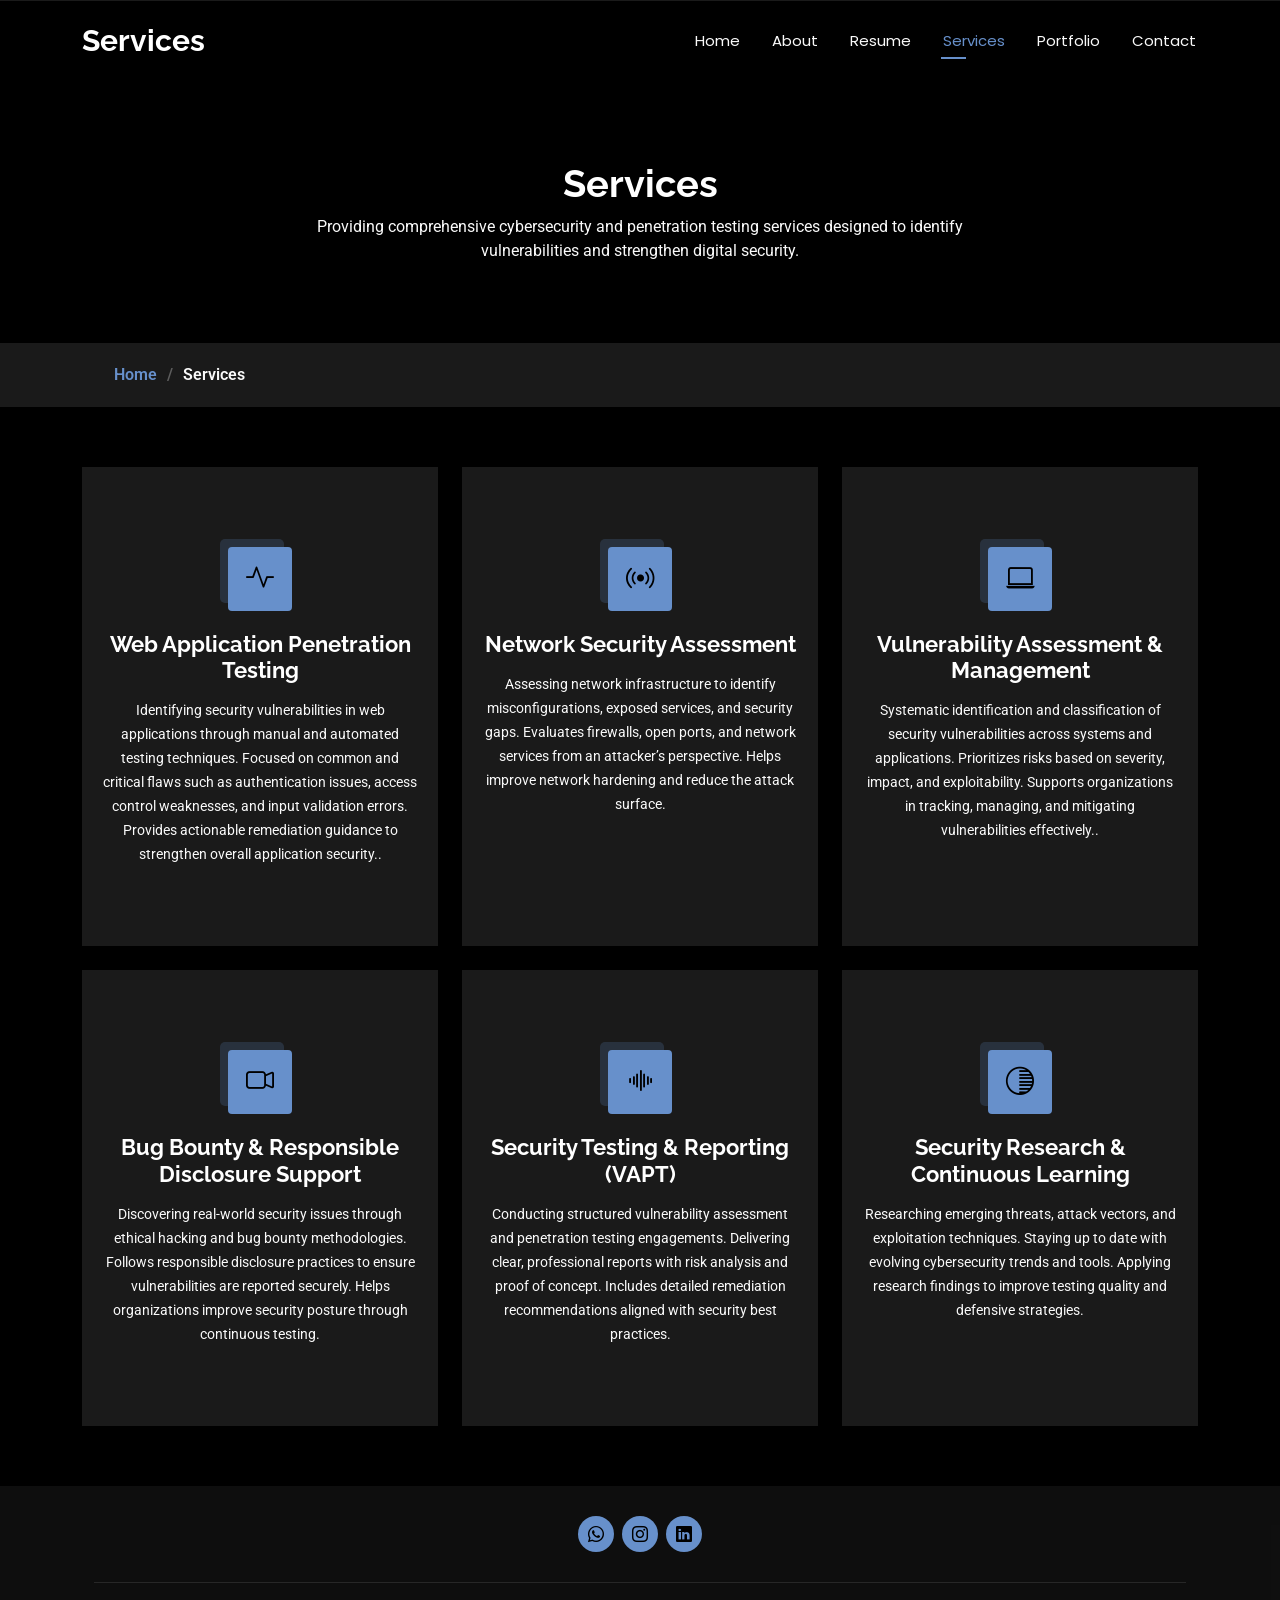
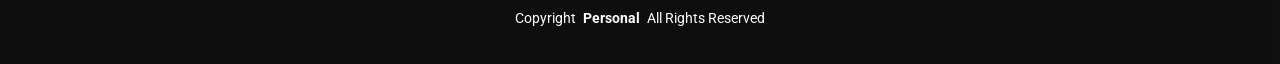
<file: services.html>
<!DOCTYPE html>
<html lang="en">

<head>
  <meta charset="utf-8">
  <meta content="width=device-width, initial-scale=1.0" name="viewport">
  <title>Services | Muhammed Darwish</title>
  <meta name="description" content="">
  <meta name="keywords" content="">

  <!-- Favicons -->
  <link rel="icon" href="assets/img/favicon.ico">
  <link href="assets/img/apple-touch-icon.png" rel="apple-touch-icon">

  <!-- Fonts -->
  <link href="https://fonts.googleapis.com" rel="preconnect">
  <link href="https://fonts.gstatic.com" rel="preconnect" crossorigin>
  <link
    href="https://fonts.googleapis.com/css2?family=Roboto:ital,wght@0,100;0,300;0,400;0,500;0,700;0,900;1,100;1,300;1,400;1,500;1,700;1,900&family=Poppins:ital,wght@0,100;0,200;0,300;0,400;0,500;0,600;0,700;0,800;0,900;1,100;1,200;1,300;1,400;1,500;1,600;1,700;1,800;1,900&family=Raleway:ital,wght@0,100;0,200;0,300;0,400;0,500;0,600;0,700;0,800;0,900;1,100;1,200;1,300;1,400;1,500;1,600;1,700;1,800;1,900&display=swap"
    rel="stylesheet">

  <!-- Vendor CSS Files -->
  <link href="assets/vendor/bootstrap/css/bootstrap.min.css" rel="stylesheet">
  <link href="assets/vendor/bootstrap-icons/bootstrap-icons.css" rel="stylesheet">
  <link href="assets/vendor/aos/aos.css" rel="stylesheet">
  <link href="assets/vendor/swiper/swiper-bundle.min.css" rel="stylesheet">
  <link href="assets/vendor/glightbox/css/glightbox.min.css" rel="stylesheet">

  <!-- Main CSS File -->
  <link href="assets/css/main.css" rel="stylesheet">

  <!-- =======================================================
  * Template Name: Personal
  * Template URL: https://bootstrapmade.com/personal-free-resume-bootstrap-template/
  * Updated: Mar 05 2025 with Bootstrap v5.3.3
  * Author: BootstrapMade.com
  * License: https://bootstrapmade.com/license/
  ======================================================== -->
</head>

<body class="services-page">

  <header id="header" class="header d-flex align-items-center fixed-top">
    <div class="container-fluid container-xl position-relative d-flex align-items-center justify-content-between">

      <a href="index.html" class="logo d-flex align-items-center">
        <!-- Uncomment the line below if you also wish to use an image logo -->
        <!-- <img src="assets/img/logo.webp" alt=""> -->
        <h1 class="sitename">Services</h1>
      </a>

      <nav id="navmenu" class="navmenu">
        <ul>
          <li><a href="index.html" target="_self">Home</a></li>
          <li><a href="about.html" target="_self">About</a></li>
          <li><a href="resume.html" target="_self">Resume</a></li>
          <li><a href="services.html" class="active" target="_self">Services</a></li>
          <li><a href="portfolio.html" target="_self">Portfolio</a></li>
          <li><a href="contact.html" target="_self">Contact</a></li>
        </ul>
        <i class="mobile-nav-toggle d-xl-none bi bi-list"></i>
      </nav>

    </div>
  </header>

  <main class="main">

    <!-- Page Title -->
    <div class="page-title" data-aos="fade">
      <div class="heading">
        <div class="container">
          <div class="row d-flex justify-content-center text-center">
            <div class="col-lg-8">
              <h1>Services</h1>
              <p class="mb-0">Providing comprehensive cybersecurity and penetration testing services designed to
                identify vulnerabilities and strengthen digital security.</p>
            </div>
          </div>
        </div>
      </div>
      <nav class="breadcrumbs">
        <div class="container">
          <ol>
            <li><a href="index.html">Home</a></li>
            <li class="current">Services</li>
          </ol>
        </div>
      </nav>
    </div><!-- End Page Title -->

    <!-- Services Section -->
    <section id="services" class="services section">

      <div class="container">

        <div class="row gy-4">

          <div class="col-lg-4 col-md-6" data-aos="fade-up" data-aos-delay="100">
            <div class="service-item  position-relative">
              <div class="icon">
                <i class="bi bi-activity"></i>
              </div>
              <a href="service-details.html" class="stretched-link">
                <h3>Web Application Penetration Testing</h3>
              </a>
              <p>Identifying security vulnerabilities in web applications through manual and automated testing
                techniques.
                Focused on common and critical flaws such as authentication issues, access control weaknesses, and input
                validation errors.
                Provides actionable remediation guidance to strengthen overall application security..</p>
            </div>
          </div><!-- End Service Item -->

          <div class="col-lg-4 col-md-6" data-aos="fade-up" data-aos-delay="200">
            <div class="service-item position-relative">
              <div class="icon">
                <i class="bi bi-broadcast"></i>
              </div>
              <a href="service-details.html" class="stretched-link">
                <h3>Network Security Assessment</h3>
              </a>
              <p>Assessing network infrastructure to identify misconfigurations, exposed services, and security gaps.
                Evaluates firewalls, open ports, and network services from an attacker’s perspective.
                Helps improve network hardening and reduce the attack surface.</p>
            </div>
          </div><!-- End Service Item -->

          <div class="col-lg-4 col-md-6" data-aos="fade-up" data-aos-delay="300">
            <div class="service-item position-relative">
              <div class="icon">
                <i class="bi bi-laptop"></i>
              </div>
              <a href="service-details.html" class="stretched-link">
                <h3>Vulnerability Assessment & Management</h3>
              </a>
              <p>Systematic identification and classification of security vulnerabilities across systems and
                applications.
                Prioritizes risks based on severity, impact, and exploitability.
                Supports organizations in tracking, managing, and mitigating vulnerabilities effectively..</p>
            </div>
          </div><!-- End Service Item -->

          <div class="col-lg-4 col-md-6" data-aos="fade-up" data-aos-delay="400">
            <div class="service-item position-relative">
              <div class="icon">
                <i class="bi bi-camera-video"></i>
              </div>
              <a href="service-details.html" class="stretched-link">
                <h3>Bug Bounty & Responsible Disclosure Support</h3>
              </a>
              <p>Discovering real-world security issues through ethical hacking and bug bounty methodologies.
                Follows responsible disclosure practices to ensure vulnerabilities are reported securely.
                Helps organizations improve security posture through continuous testing.</p>
              <a href="service-details.html" class="stretched-link"></a>
            </div>
          </div><!-- End Service Item -->

          <div class="col-lg-4 col-md-6" data-aos="fade-up" data-aos-delay="500">
            <div class="service-item position-relative">
              <div class="icon">
                <i class="bi bi-soundwave"></i>
              </div>
              <a href="service-details.html" class="stretched-link">
                <h3>Security Testing & Reporting (VAPT)</h3>
              </a>
              <p>Conducting structured vulnerability assessment and penetration testing engagements.
                Delivering clear, professional reports with risk analysis and proof of concept.
                Includes detailed remediation recommendations aligned with security best practices.</p>
              <a href="service-details.html" class="stretched-link"></a>
            </div>
          </div><!-- End Service Item -->

          <div class="col-lg-4 col-md-6" data-aos="fade-up" data-aos-delay="600">
            <div class="service-item position-relative">
              <div class="icon">
                <i class="bi bi-shadows"></i>
              </div>
              <a href="service-details.html" class="stretched-link">
                <h3>Security Research & Continuous Learning</h3>
              </a>
              <p>Researching emerging threats, attack vectors, and exploitation techniques.
                Staying up to date with evolving cybersecurity trends and tools.
                Applying research findings to improve testing quality and defensive strategies.</p>
              <a href="service-details.html" class="stretched-link"></a>
            </div>
          </div><!-- End Service Item -->

        </div>

      </div>

    </section><!-- /Services Section -->

  </main>

  <footer id="footer" class="footer dark-background">
    <div class="container">
      <div class="social-links d-flex justify-content-center">
        <a href="https://wa.me/8139803509"><i class="bi bi-whatsapp"></i></a>
        <!-- <a href="https://www.facebook.com/share/1PWRgGKurD/?mibextid=wwXIfr"><i class="bi bi-facebook"></i></a> -->
        <a href="https://www.instagram.com/salmanuleyy/"><i class="bi bi-instagram"></i></a>
        <a href="https://www.linkedin.com/in/salmanul-faris-62667a25b/"><i class="bi bi-linkedin"></i></a>
      </div>
      <div class="container">
        <div class="copyright">
          <span>Copyright</span> <strong class="px-1 sitename">Personal</strong> <span>All Rights Reserved</span>
        </div>
        <div class="credits">
          <!-- All the links in the footer should remain intact. -->
          <!-- You can delete the links only if you've purchased the pro version. -->
          <!-- Licensing information: https://bootstrapmade.com/license/ -->
          <!-- Purchase the pro version with working PHP/AJAX contact form: [buy-url] -->
          <!-- Designed by <a href="https://bootstrapmade.com/">BootstrapMade</a> -->
        </div>
      </div>
    </div>
  </footer>

  <!-- Scroll Top -->
  <a href="#" id="scroll-top" class="scroll-top d-flex align-items-center justify-content-center"><i
      class="bi bi-arrow-up-short"></i></a>

  <!-- Preloader -->
  <div id="preloader"></div>

  <!-- Vendor JS Files -->
  <script src="assets/vendor/bootstrap/js/bootstrap.bundle.min.js"></script>
  <script src="assets/vendor/php-email-form/validate.js"></script>
  <script src="assets/vendor/aos/aos.js"></script>
  <script src="assets/vendor/typed.js/typed.umd.js"></script>
  <script src="assets/vendor/purecounter/purecounter_vanilla.js"></script>
  <script src="assets/vendor/waypoints/noframework.waypoints.js"></script>
  <script src="assets/vendor/swiper/swiper-bundle.min.js"></script>
  <script src="assets/vendor/glightbox/js/glightbox.min.js"></script>
  <script src="assets/vendor/imagesloaded/imagesloaded.pkgd.min.js"></script>
  <script src="assets/vendor/isotope-layout/isotope.pkgd.min.js"></script>

  <!-- Main JS File -->
  <script src="assets/js/main.js"></script>

</body>


</html>
</file>
<file: assets/css/main.css>
/**
* Template Name: Personal
* Template URL: https://bootstrapmade.com/personal-free-resume-bootstrap-template/
* Updated: Mar 05 2025 with Bootstrap v5.3.3
* Author: BootstrapMade.com
* License: https://bootstrapmade.com/license/
*/

/*--------------------------------------------------------------
# Font & Color Variables
# Help: https://bootstrapmade.com/color-system/
--------------------------------------------------------------*/
/* Fonts */
:root {
  --default-font: "Roboto",  system-ui, -apple-system, "Segoe UI", Roboto, "Helvetica Neue", Arial, "Noto Sans", "Liberation Sans", sans-serif, "Apple Color Emoji", "Segoe UI Emoji", "Segoe UI Symbol", "Noto Color Emoji";
  --heading-font: "Raleway",  sans-serif;
  --nav-font: "Poppins",  sans-serif;
}

/* Global Colors - The following color variables are used throughout the website. Updating them here will change the color scheme of the entire website */
:root { 
  --background-color: #000000; /* Background color for the entire website, including individual sections */
  --default-color: #fafafa; /* Default color used for the majority of the text content across the entire website */
  --heading-color: #ffffff; /* Color for headings, subheadings and title throughout the website */
  --accent-color:#6790cb; /* Accent color that represents your brand on the website. It's used for buttons, links, and other elements that need to stand out */
  --surface-color: #1a1a1a; /* The surface color is used as a background of boxed elements within sections, such as cards, icon boxes, or other elements that require a visual separation from the global background. */
  --contrast-color: #000000; /* Contrast color for text, ensuring readability against backgrounds of accent, heading, or default colors. */
}

/* Nav Menu Colors - The following color variables are used specifically for the navigation menu. They are separate from the global colors to allow for more customization options */
:root {
  --nav-color: #fafafa;  /* The default color of the main navmenu links */
  --nav-hover-color: #6790cb; /* Applied to main navmenu links when they are hovered over or active */
  --nav-mobile-background-color: #1a1a1a; /* Used as the background color for mobile navigation menu */
  --nav-dropdown-background-color: #1a1a1a; /* Used as the background color for dropdown items that appear when hovering over primary navigation items */
  --nav-dropdown-color: #fafafa; /* Used for navigation links of the dropdown items in the navigation menu. */
  --nav-dropdown-hover-color: #6790cb; /* Similar to --nav-hover-color, this color is applied to dropdown navigation links when they are hovered over. */
}

/* Color Presets - These classes override global colors when applied to any section or element, providing reuse of the sam color scheme. */

.light-background {
  --background-color: #1a1a1a;
  --surface-color: #343434;
}

.dark-background {
  --background-color: rgba(15, 15, 15, 0.975);
  --default-color: #ffffff;
  --heading-color: #ffffff;
  --surface-color: #292929f9;
  --contrast-color: #000000;
}
.custom-img {
  max-width: 100%;
  height: auto;
  border-radius: 50%;
  margin-right: 0;
}

@media (max-width: 888px) {
  .custom-img {
    width: 350px;
    height: 400px;
    margin-right: 150px;
  }
}
@media (max-width: 668px) {
  .custom-img {
    width: 250px;
    height: 200px;
    margin-right: 150px;
  }
}
@media (max-width: 468px) {
  .custom-img {
    width: 150px;
    height: 150px;
    margin-right: 150px;
  }
}
.container img{
 object-fit: cover;
 width: 500px;
}
/* Smooth scroll */
:root {
  scroll-behavior: smooth;
}
.size{
  margin-left:40px;
}
/*--------------------------------------------------------------
# General Styling & Shared Classes
--------------------------------------------------------------*/
body {
  color: var(--default-color);
  background-color: var(--background-color);
  font-family: var(--default-font);
}

a {
  color: var(--accent-color);
  text-decoration: none;
  transition: 0.3s;
}

a:hover {
  color: color-mix(in srgb, var(--accent-color), transparent 25%);
  text-decoration: none;
}

h1,
h2,
h3,
h4,
h5,
h6 {
  color: var(--heading-color);
  font-family: var(--heading-font);
}

/* PHP Email Form Messages
------------------------------*/
.php-email-form .error-message {
  display: none;
  background: #df1529;
  color: #ffffff;
  text-align: left;
  padding: 15px;
  margin-bottom: 24px;
  font-weight: 600;
}

.php-email-form .sent-message {
  display: none;
  color: #ffffff;
  background: #059652;
  text-align: center;
  padding: 15px;
  margin-bottom: 24px;
  font-weight: 600;
}

.php-email-form .loading {
  display: none;
  background: var(--surface-color);
  text-align: center;
  padding: 15px;
  margin-bottom: 24px;
}

.php-email-form .loading:before {
  content: "";
  display: inline-block;
  border-radius: 50%;
  width: 24px;
  height: 24px;
  margin: 0 10px -6px 0;
  border: 3px solid var(--accent-color);
  border-top-color: var(--surface-color);
  animation: php-email-form-loading 1s linear infinite;
}

@keyframes php-email-form-loading {
  0% {
    transform: rotate(0deg);
  }

  100% {
    transform: rotate(360deg);
  }
}

/*--------------------------------------------------------------
# Global Header
--------------------------------------------------------------*/
.header {
  --background-color: rgba(0, 0, 0, 0);
  color: var(--default-color);
  background-color: var(--background-color);
  padding: 15px 0;
  transition: all 0.5s;
  z-index: 997;
}

.header .logo {
  line-height: 1;
}

.header .logo img {
  max-height: 32px;
  margin-right: 8px;
}

.header .logo h1 {
  font-size: 30px;
  margin: 0;
  font-weight: 700;
  color: var(--heading-color);
}

.scrolled .header {
  box-shadow: 0px 0 18px rgba( 0, 0, 0.1);
}

/* Global Header on Scroll
------------------------------*/
.scrolled .header {
  --background-color: rgba(0, 0, 0, 0.8);
}

/*--------------------------------------------------------------
# Navigation Menu
--------------------------------------------------------------*/
/* Desktop Navigation */
@media (min-width: 1200px) {
  .navmenu {
    padding: 0;
  }

  .navmenu ul {
    margin: 0;
    padding: 0;
    display: flex;
    list-style: none;
    align-items: center;
  }

  .navmenu li {
    position: relative;
  }

  .navmenu>ul>li {
    white-space: nowrap;
    padding: 15px 14px;
  }

  .navmenu>ul>li:last-child {
    padding-right: 0;
  }

  .navmenu a,
  .navmenu a:focus {
    color: var(--nav-color);
    font-size: 15px;
    padding: 0 2px;
    font-family: var(--nav-font);
    font-weight: 400;
    display: flex;
    align-items: center;
    justify-content: space-between;
    white-space: nowrap;
    transition: 0.3s;
    position: relative;
  }

  .navmenu a i,
  .navmenu a:focus i {
    font-size: 12px;
    line-height: 0;
    margin-left: 5px;
    transition: 0.3s;
  }

  .navmenu>ul>li>a:before {
    content: "";
    position: absolute;
    height: 2px;
    bottom: -6px;
    left: 0;
    background-color: var(--nav-hover-color);
    visibility: hidden;
    width: 0px;
    transition: all 0.3s ease-in-out 0s;
  }

  .navmenu a:hover:before,
  .navmenu li:hover>a:before,
  .navmenu .active:before {
    visibility: visible;
    width: 25px;
  }

  .navmenu li:hover>a,
  .navmenu .active,
  .navmenu .active:focus {
    color: var(--nav-hover-color);
  }

  .navmenu .dropdown ul {
    margin: 0;
    padding: 10px 0;
    background: var(--nav-dropdown-background-color);
    display: block;
    position: absolute;
    visibility: hidden;
    left: 14px;
    top: 130%;
    opacity: 0;
    transition: 0.3s;
    border-radius: 4px;
    z-index: 99;
    box-shadow: 0px 0px 30px rgba(0, 0, 0, 0.1);
  }

  .navmenu .dropdown ul li {
    min-width: 200px;
  }

  .navmenu .dropdown ul a {
    padding: 10px 20px;
    font-size: 15px;
    text-transform: none;
    color: var(--nav-dropdown-color);
  }

  .navmenu .dropdown ul a i {
    font-size: 12px;
  }

  .navmenu .dropdown ul a:hover,
  .navmenu .dropdown ul .active:hover,
  .navmenu .dropdown ul li:hover>a {
    color: var(--nav-dropdown-hover-color);
  }

  .navmenu .dropdown:hover>ul {
    opacity: 1;
    top: 100%;
    visibility: visible;
  }

  .navmenu .dropdown .dropdown ul {
    top: 0;
    left: -90%;
    visibility: hidden;
  }

  .navmenu .dropdown .dropdown:hover>ul {
    opacity: 1;
    top: 0;
    left: -100%;
    visibility: visible;
  }
}

/* Mobile Navigation */
@media (max-width: 1199px) {
  .mobile-nav-toggle {
    color: var(--nav-color);
    font-size: 28px;
    line-height: 0;
    margin-right: 10px;
    cursor: pointer;
    transition: color 0.3s;
  }

  .navmenu {
    padding: 0;
    z-index: 9997;
  }

  .navmenu ul {
    display: none;
    list-style: none;
    position: absolute;
    inset: 60px 20px 20px 20px;
    padding: 10px 0;
    margin: 0;
    border-radius: 6px;
    background-color: var(--nav-mobile-background-color);
    border: 1px solid color-mix(in srgb, var(--default-color), transparent 90%);
    box-shadow: none;
    overflow-y: auto;
    transition: 0.3s;
    z-index: 9998;
  }

  .navmenu a,
  .navmenu a:focus {
    color: var(--nav-dropdown-color);
    padding: 10px 20px;
    font-family: var(--nav-font);
    font-size: 17px;
    font-weight: 500;
    display: flex;
    align-items: center;
    justify-content: space-between;
    white-space: nowrap;
    transition: 0.3s;
  }

  .navmenu a i,
  .navmenu a:focus i {
    font-size: 12px;
    line-height: 0;
    margin-left: 5px;
    width: 30px;
    height: 30px;
    display: flex;
    align-items: center;
    justify-content: center;
    border-radius: 50%;
    transition: 0.3s;
    background-color: color-mix(in srgb, var(--accent-color), transparent 90%);
  }

  .navmenu a i:hover,
  .navmenu a:focus i:hover {
    background-color: var(--accent-color);
    color: var(--contrast-color);
  }

  .navmenu a:hover,
  .navmenu .active,
  .navmenu .active:focus {
    color: var(--nav-dropdown-hover-color);
  }

  .navmenu .active i,
  .navmenu .active:focus i {
    background-color: var(--accent-color);
    color: var(--contrast-color);
    transform: rotate(180deg);
  }

  .navmenu .dropdown ul {
    position: static;
    display: none;
    z-index: 99;
    padding: 10px 0;
    margin: 10px 20px;
    background-color: var(--nav-dropdown-background-color);
    transition: all 0.5s ease-in-out;
  }

  .navmenu .dropdown ul ul {
    background-color: rgba(33, 37, 41, 0.1);
  }

  .navmenu .dropdown>.dropdown-active {
    display: block;
    background-color: rgba(33, 37, 41, 0.03);
  }

  .mobile-nav-active {
    overflow: hidden;
  }

  .mobile-nav-active .mobile-nav-toggle {
    color: #fff;
    position: absolute;
    font-size: 32px;
    top: 15px;
    right: 15px;
    margin-right: 0;
    z-index: 9999;
  }

  .mobile-nav-active .navmenu {
    position: fixed;
    overflow: hidden;
    inset: 0;
    background: rgba(33, 37, 41, 0.8);
    transition: 0.3s;
  }

  .mobile-nav-active .navmenu>ul {
    display: block;
  }
}

/*--------------------------------------------------------------
# Global Footer
--------------------------------------------------------------*/
.footer {
  color: var(--default-color);
  background-color: var(--background-color);
  font-size: 14px;
  text-align: center;
  padding: 30px 0;
  position: relative;
}

.footer h3 {
  font-size: 36px;
  font-weight: 700;
  position: relative;
  padding: 0;
  margin: 0 0 15px 0;
}

.footer p {
  font-size: 15;
  font-style: italic;
  padding: 0;
  margin: 0 0 30px 0;
}

.footer .social-links {
  margin: 0 0 30px 0;
}

.footer .social-links a {
  font-size: 16px;
  display: flex;
  align-items: center;
  justify-content: center;
  background: var(--accent-color);
  color: var(--contrast-color);
  line-height: 1;
  margin: 0 4px;
  border-radius: 50%;
  text-align: center;
  width: 36px;
  height: 36px;
  transition: 0.3s;
}

.footer .social-links a:hover {
  background: color-mix(in srgb, var(--accent-color), transparent 20%);
  text-decoration: none;
}

.footer .copyright {
  padding-top: 25px;
  border-top: 1px solid color-mix(in srgb, var(--default-color), transparent 90%);
}

.footer .credits {
  font-size: 13px;
  padding-top: 5px;
}

/*--------------------------------------------------------------
# Preloader
--------------------------------------------------------------*/
#preloader {
  position: fixed;
  inset: 0;
  z-index: 999999;
  overflow: hidden;
  background: var(--background-color);
  transition: all 0.6s ease-out;
}

#preloader:before {
  content: "";
  position: fixed;
  top: calc(50% - 30px);
  left: calc(50% - 30px);
  border: 6px solid #ffffff;
  border-color: var(--accent-color) transparent var(--accent-color) transparent;
  border-radius: 50%;
  width: 60px;
  height: 60px;
  animation: animate-preloader 1.5s linear infinite;
}

@keyframes animate-preloader {
  0% {
    transform: rotate(0deg);
  }

  100% {
    transform: rotate(360deg);
  }
}

/*--------------------------------------------------------------
# Scroll Top Button
--------------------------------------------------------------*/
.scroll-top {
  position: fixed;
  visibility: hidden;
  opacity: 0;
  right: 15px;
  bottom: -15px;
  z-index: 99999;
  background-color: var(--accent-color);
  width: 44px;
  height: 44px;
  border-radius: 50px;
  transition: all 0.4s;
}

.scroll-top i {
  font-size: 24px;
  color: var(--contrast-color);
  line-height: 0;
}

.scroll-top:hover {
  background-color: color-mix(in srgb, var(--accent-color), transparent 20%);
  color: var(--contrast-color);
}

.scroll-top.active {
  visibility: visible;
  opacity: 1;
  bottom: 15px;
}

/*--------------------------------------------------------------
# Disable aos animation delay on mobile devices
--------------------------------------------------------------*/
@media screen and (max-width: 768px) {
  [data-aos-delay] {
    transition-delay: 0 !important;
  }
}

/*--------------------------------------------------------------
# Global Page Titles & Breadcrumbs
--------------------------------------------------------------*/
.page-title {
  color: var(--default-color);
  background-color: var(--background-color);
  position: relative;
}

.page-title .heading {
  padding: 160px 0 80px 0;
  border-top: 1px solid color-mix(in srgb, var(--default-color), transparent 90%);
}

.page-title .heading h1 {
  font-size: 38px;
  font-weight: 700;
}

.page-title nav {
  background-color: color-mix(in srgb, var(--default-color), transparent 90%);
  padding: 20px 0;
}

.page-title nav ol {
  display: flex;
  flex-wrap: wrap;
  list-style: none;
  margin: 0;
  font-size: 16px;
  font-weight: 600;
}

.page-title nav ol li+li {
  padding-left: 10px;
}

.page-title nav ol li+li::before {
  content: "/";
  display: inline-block;
  padding-right: 10px;
  color: color-mix(in srgb, var(--default-color), transparent 70%);
}

/*--------------------------------------------------------------
# Global Sections
--------------------------------------------------------------*/
section,
.section {
  color: var(--default-color);
  background-color: var(--background-color);
  padding: 60px 0;
  scroll-margin-top: 100px;
  overflow: clip;
}

@media (max-width: 1199px) {

  section,
  .section {
    scroll-margin-top: 66px;
  }
}

/*--------------------------------------------------------------
# Global Section Titles
--------------------------------------------------------------*/
.section-title {
  padding-bottom: 60px;
  position: relative;
}

.section-title h2 {
  font-size: 14px;
  font-weight: 500;
  padding: 0;
  line-height: 1px;
  margin: 0;
  letter-spacing: 1.5px;
  text-transform: uppercase;
  color: color-mix(in srgb, var(--default-color), transparent 50%);
  position: relative;
}

.section-title h2::after {
  content: "";
  width: 120px;
  height: 1px;
  display: inline-block;
  background: var(--accent-color);
  margin: 4px 10px;
}

.section-title div {
  color: var(--heading-color);
  margin: 0;
  margin: 0;
  font-size: 28px;
  font-weight: 700;
  text-transform: uppercase;
  font-family: var(--heading-font);
}

/*--------------------------------------------------------------
# Hero Section
--------------------------------------------------------------*/
.hero {
  width: 100%;
  min-height: 100vh;
  position: relative;
  padding: 80px 0;
  display: flex;
  align-items: center;
  justify-content: center;
}

.hero .container {
  position: relative;
  z-index: 3;
}

.hero h2 {
  color: rgb(192, 190, 190);
  margin: 0;
  font-size: 64px;
  font-weight: 700;
}

.hero p {
  margin: 5px 0 0 0;
  font-size: 26px;
}

.hero p span {
  letter-spacing: 1px;
  border-bottom: 2px solid var(--accent-color);
}

.hero .social-links {
  margin-top: 25px;
}

.hero .social-links a {
  background-color: color-mix(in srgb, var(--default-color), transparent 90%);
  color: var(--default-color);
  font-size: 14px;
  width: 40px;
  height: 40px;
  border-radius: 50px;
  display: inline-flex;
  align-items: center;
  justify-content: center;
  margin-right: 20px;
  transition: 0.3s;
}

.hero .social-links a:hover {
  background-color: var(--accent-color);
}

@media (max-width: 768px) {
  .hero h2 {
    font-size: 32px;
  }

  .hero p {
    font-size: 20px;
  }
}

/*--------------------------------------------------------------
# About Section
--------------------------------------------------------------*/
.about .content h2 {
  font-weight: 700;
  font-size: 24px;
}

.about .content ul {
  list-style: none;
  padding: 0;
}

.about .content ul li {
  margin-bottom: 20px;
  display: flex;
  align-items: center;
}

.about .content ul strong {
  margin-right: 10px;
}

.about .content ul i {
  font-size: 16px;
  margin-right: 5px;
  color: var(--accent-color);
  line-height: 0;
}

/*--------------------------------------------------------------
# Stats Section
--------------------------------------------------------------*/
.stats i {
  background-color: var(--surface-color);
  color: var(--accent-color);
  box-shadow: 0px 2px 25px rgba(0, 0, 0, 0.1);
  width: 54px;
  height: 54px;
  font-size: 24px;
  border-radius: 50px;
  border: 2px solid var(--background-color);
  display: inline-flex;
  align-items: center;
  justify-content: center;
  position: relative;
  z-index: 1;
}

.stats .stats-item {
  background-color: var(--surface-color);
  margin-top: -27px;
  padding: 30px 30px 25px 30px;
  width: 100%;
  position: relative;
  text-align: center;
  box-shadow: 0px 2px 35px rgba(0, 0, 0, 0.1);
  border-radius: 4px;
  z-index: 0;
}

.stats .stats-item span {
  font-size: 36px;
  display: block;
  font-weight: 700;
  color: color-mix(in srgb, var(--default-color), transparent 20%);
}

.stats .stats-item p {
  padding: 0;
  margin: 0;
  font-family: var(--heading-font);
  font-size: 16px;
}

/*--------------------------------------------------------------
# Skills Section
--------------------------------------------------------------*/
.skills .progress {
  height: 60px;
  display: block;
  background: none;
  border-radius: 0;
}

.skills .progress .skill {
  color: var(--heading-color);
  padding: 0;
  margin: 0 0 6px 0;
  text-transform: uppercase;
  display: block;
  font-weight: 600;
  font-family: var(--heading-font);
}

.skills .progress .skill .val {
  float: right;
  font-style: normal;
}

.skills .progress-bar-wrap {
  background: color-mix(in srgb, var(--default-color), transparent 90%);
  height: 10px;
}

.skills .progress-bar {
  width: 1px;
  height: 10px;
  transition: 0.9s;
  background-color: var(--accent-color);
}

/*--------------------------------------------------------------
# Interests Section
--------------------------------------------------------------*/
.interests .features-item {
  background-color: var(--surface-color);
  display: flex;
  align-items: center;
  padding: 20px;
  transition: 0.3s;
  border: 1px solid color-mix(in srgb, var(--default-color), transparent 90%);
  position: relative;
}

.interests .features-item i {
  font-size: 32px;
  padding-right: 10px;
  line-height: 0;
}

.interests .features-item h3 {
  font-weight: 700;
  margin: 0;
  padding: 0;
  line-height: 1;
  font-size: 16px;
}

.interests .features-item h3 a {
  color: var(--heading-color);
  transition: 0.3s;
}

.interests .features-item:hover {
  border-color: var(--accent-color);
}

.interests .features-item:hover h3 a {
  color: var(--accent-color);
}

/*--------------------------------------------------------------
# Testimonials Section
--------------------------------------------------------------*/
.testimonials .testimonials-carousel,
.testimonials .testimonials-slider {
  overflow: hidden;
}

.testimonials .testimonial-item {
  box-sizing: content-box;
  min-height: 320px;
}

.testimonials .testimonial-item .testimonial-img {
  width: 90px;
  border-radius: 50%;
  margin: -40px 0 0 40px;
  position: relative;
  z-index: 2;
  border: 6px solid var(--background-color);
}

.testimonials .testimonial-item h3 {
  font-size: 18px;
  font-weight: bold;
  margin: 10px 0 5px 45px;
}

.testimonials .testimonial-item h4 {
  font-size: 14px;
  color: color-mix(in srgb, var(--default-color), transparent 20%);
  margin: 0 0 0 45px;
}

.testimonials .testimonial-item .quote-icon-left,
.testimonials .testimonial-item .quote-icon-right {
  color: color-mix(in srgb, var(--accent-color), transparent 50%);
  font-size: 26px;
  line-height: 0;
}

.testimonials .testimonial-item .quote-icon-left {
  display: inline-block;
  left: -5px;
  position: relative;
}

.testimonials .testimonial-item .quote-icon-right {
  display: inline-block;
  right: -5px;
  position: relative;
  top: 10px;
  transform: scale(-1, -1);
}

.testimonials .testimonial-item p {
  font-style: italic;
  margin: 0 15px 0 15px;
  padding: 20px 20px 60px 20px;
  background: var(--surface-color);
  border-radius: 6px;
  position: relative;
  z-index: 1;
}

.testimonials .swiper-wrapper {
  height: auto;
}

.testimonials .swiper-pagination {
  margin-top: 20px;
  position: relative;
}

.testimonials .swiper-pagination .swiper-pagination-bullet {
  width: 12px;
  height: 12px;
  background-color: var(--background-color);
  opacity: 1;
  border: 1px solid var(--accent-color);
}

.testimonials .swiper-pagination .swiper-pagination-bullet-active {
  background-color: var(--accent-color);
}

/*--------------------------------------------------------------
# Resume Section
--------------------------------------------------------------*/
.resume .resume-title {
  color: var(--heading-color);
  font-size: 26px;
  font-weight: 700;
  margin-top: 20px;
  margin-bottom: 20px;
}

.resume .resume-item {
  padding: 0 0 20px 20px;
  margin-top: -2px;
  border-left: 2px solid var(--accent-color);
  position: relative;
}

.resume .resume-item h4 {
  line-height: 18px;
  font-size: 18px;
  font-weight: 600;
  text-transform: uppercase;
  color: color-mix(in srgb, var(--default-color), transparent 20%);
  margin-bottom: 10px;
}

.resume .resume-item h5 {
  font-size: 16px;
  padding: 5px 15px;
  display: inline-block;
  font-weight: 600;
  margin-bottom: 10px;
}

.resume .resume-item ul {
  padding-left: 20px;
}

.resume .resume-item ul li {
  padding-bottom: 10px;
}

.resume .resume-item:last-child {
  padding-bottom: 0;
}

.resume .resume-item::before {
  content: "";
  position: absolute;
  width: 16px;
  height: 16px;
  border-radius: 50px;
  left: -9px;
  top: 0;
  background: var(--background-color);
  border: 2px solid var(--accent-color);
}

/*--------------------------------------------------------------
# Services Section
--------------------------------------------------------------*/
.services .service-item {
  background-color: var(--surface-color);
  text-align: center;
  padding: 80px 20px;
  transition: all ease-in-out 0.3s;
  height: 100%;
}

.services .service-item .icon {
  margin: 0 auto;
  width: 64px;
  height: 64px;
  background: var(--accent-color);
  border-radius: 4px;
  display: flex;
  align-items: center;
  justify-content: center;
  margin-bottom: 20px;
  transition: 0.3s;
  transform-style: preserve-3d;
}

.services .service-item .icon i {
  color: var(--contrast-color);
  font-size: 28px;
  transition: ease-in-out 0.3s;
}

.services .service-item .icon::before {
  position: absolute;
  content: "";
  left: -8px;
  top: -8px;
  height: 100%;
  width: 100%;
  background: color-mix(in srgb, var(--accent-color), transparent 80%);
  border-radius: 5px;
  transition: all 0.3s ease-out 0s;
  transform: translateZ(-1px);
}

.services .service-item h3 {
  font-weight: 700;
  margin: 10px 0 15px 0;
  font-size: 22px;
}

.services .service-item p {
  line-height: 24px;
  font-size: 14px;
  margin-bottom: 0;
}

.services .service-item:hover {
  background: var(--accent-color);
  border-color: var(--accent-color);
}

.services .service-item:hover .icon {
  background: var(--surface-color);
}

.services .service-item:hover .icon i {
  color: var(--accent-color);
}

.services .service-item:hover .icon::before {
  background: color-mix(in srgb, var(--background-color), transparent 70%);
}

.services .service-item:hover h3,
.services .service-item:hover p {
  color: var(--contrast-color);
}
/*--------------------------------------------------------------
# Portfolio Section
--------------------------------------------------------------*/
.portfolio .portfolio-filters {
  padding: 0;
  margin: 0 auto 20px auto;
  list-style: none;
  text-align: center;
}

.portfolio .portfolio-filters li {
  cursor: pointer;
  display: inline-block;
  padding: 0;
  font-size: 18px;
  font-weight: 500;
  margin: 0 10px;
  line-height: 1;
  margin-bottom: 5px;
  transition: all 0.3s ease-in-out;
}

.portfolio .portfolio-filters li:hover,
.portfolio .portfolio-filters li.filter-active {
  color: var(--accent-color);
}

.portfolio .portfolio-filters li:first-child {
  margin-left: 0;
}

.portfolio .portfolio-filters li:last-child {
  margin-right: 0;
}

@media (max-width: 575px) {
  .portfolio .portfolio-filters li {
    font-size: 14px;
    margin: 0 5px;
  }
}

.portfolio .portfolio-content {
  position: relative;
  overflow: hidden;
}

.portfolio .portfolio-content img {
  transition: 0.3s;
}

.portfolio .portfolio-content .portfolio-info {
  opacity: 0;
  position: absolute;
  inset: 0;
  z-index: 3;
  transition: all ease-in-out 0.3s;
  background: rgba(0, 0, 0, 0.6);
  padding: 15px;
}

.portfolio .portfolio-content .portfolio-info h4 {
  font-size: 14px;
  padding: 5px 10px;
  font-weight: 400;
  color: #ffffff;
  display: inline-block;
  background-color: var(--accent-color);
}

.portfolio .portfolio-content .portfolio-info p {
  position: absolute;
  bottom: 10px;
  text-align: center;
  display: inline-block;
  left: 0;
  right: 0;
  font-size: 16px;
  font-weight: 600;
  color: rgba(255, 255, 255, 0.8);
}

.portfolio .portfolio-content .portfolio-info .preview-link,
.portfolio .portfolio-content .portfolio-info .details-link {
  position: absolute;
  left: calc(50% - 40px);
  font-size: 26px;
  top: calc(50% - 14px);
  color: #fff;
  transition: 0.3s;
  line-height: 1.2;
}

.portfolio .portfolio-content .portfolio-info .preview-link:hover,
.portfolio .portfolio-content .portfolio-info .details-link:hover {
  color: var(--accent-color);
}

.portfolio .portfolio-content .portfolio-info .details-link {
  left: 50%;
  font-size: 34px;
  line-height: 0;
}

.portfolio .portfolio-content:hover .portfolio-info {
  opacity: 1;
}

.portfolio .portfolio-content:hover img {
  transform: scale(1.1);
}


/*--------------------------------------------------------------
# Starter Section Section
--------------------------------------------------------------*/
.starter-section {
  /* Add your styles here */
}

/*--------------------------------------------------------------
# Contact Section
--------------------------------------------------------------*/
.contact .info-item {
  box-shadow: 0px 0px 20px rgba(0, 0, 0, 0.1);
  padding: 20px 30px;
}

.contact .info-item .icon {
  color: var(--contrast-color);
  background-color: var(--accent-color);
  width: 56px;
  height: 56px;
  font-size: 24px;
  display: flex;
  justify-content: center;
  align-items: center;
  transition: all 0.3s ease-in-out;
  border-radius: 50%;
  margin-right: 15px;
}

.contact .info-item h3 {
  font-size: 18px;
  font-weight: 700;
  margin: 0 0 2px 0;
}

.contact .info-item p {
  padding: 0;
  margin-bottom: 0;
  font-size: 14px;
}

.contact .info-item .social-links a {
  font-size: 24px;
  display: inline-block;
  line-height: 1;
  margin: 4px 6px 0 0;
  transition: 0.3s;
  color: color-mix(in srgb, var(--default-color), transparent 50%);
}

.contact .info-item .social-links a:hover {
  color: var(--accent-color);
}

.contact .email-form {
  box-shadow: 0px 0px 20px rgba(0, 0, 0, 0.1);
  padding: 30px;
  margin-top: 30px;
}

@media (max-width: 575px) {
  .contact .email-form {
    padding: 20px;
  }
}

.contact .email-form input[type=text],
.contact .email-form input[type=email],
.contact .email-form textarea {
  color: var(--default-color);
  background-color: color-mix(in srgb, var(--background-color), transparent 50%);
  border-color: color-mix(in srgb, var(--default-color), transparent 80%);
  font-size: 14px;
  padding: 10px 15px;
  box-shadow: none;
  border-radius: 0;
}

.contact .email-form input[type=text]:focus,
.contact .email-form input[type=email]:focus,
.contact .email-form textarea:focus {
  border-color: var(--accent-color);
}

.contact .email-form input[type=text]::placeholder,
.contact .email-form input[type=email]::placeholder,
.contact .email-form textarea::placeholder {
  color: color-mix(in srgb, var(--default-color), transparent 70%);
}

.contact .email-form button[type=submit] {
  color: var(--contrast-color);
  background: var(--accent-color);
  background-color:lightblue !important;
  border: 0;
  padding: 10px 30px;
  transition: 0.4s;
  border-radius: 50px;
}

.contact .email-form button[type=submit]:hover {
  background: color-mix(in srgb, var(--accent-color), transparent 20%);
}

#address{
  display: grid;
  justify-content: center;
}

#name1:hover{
  color: white;
  cursor: pointer;
}
</file>
